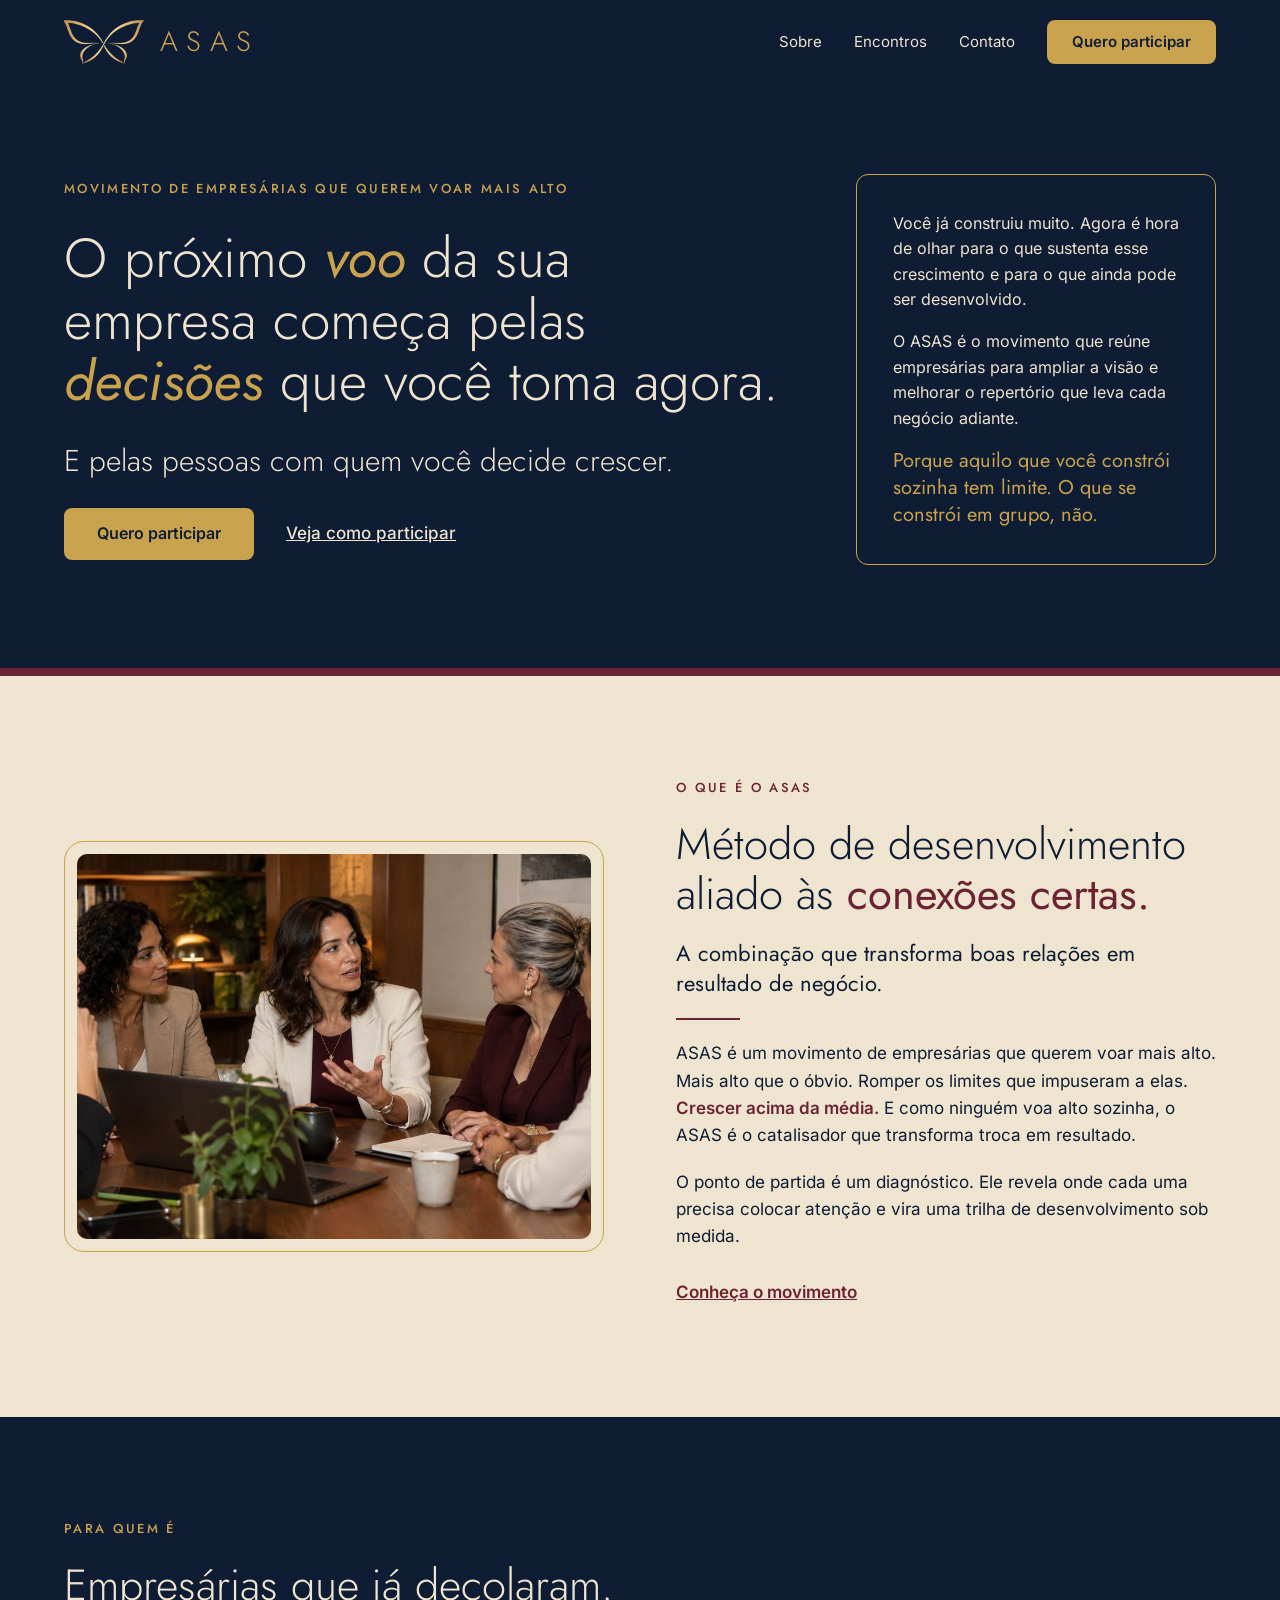
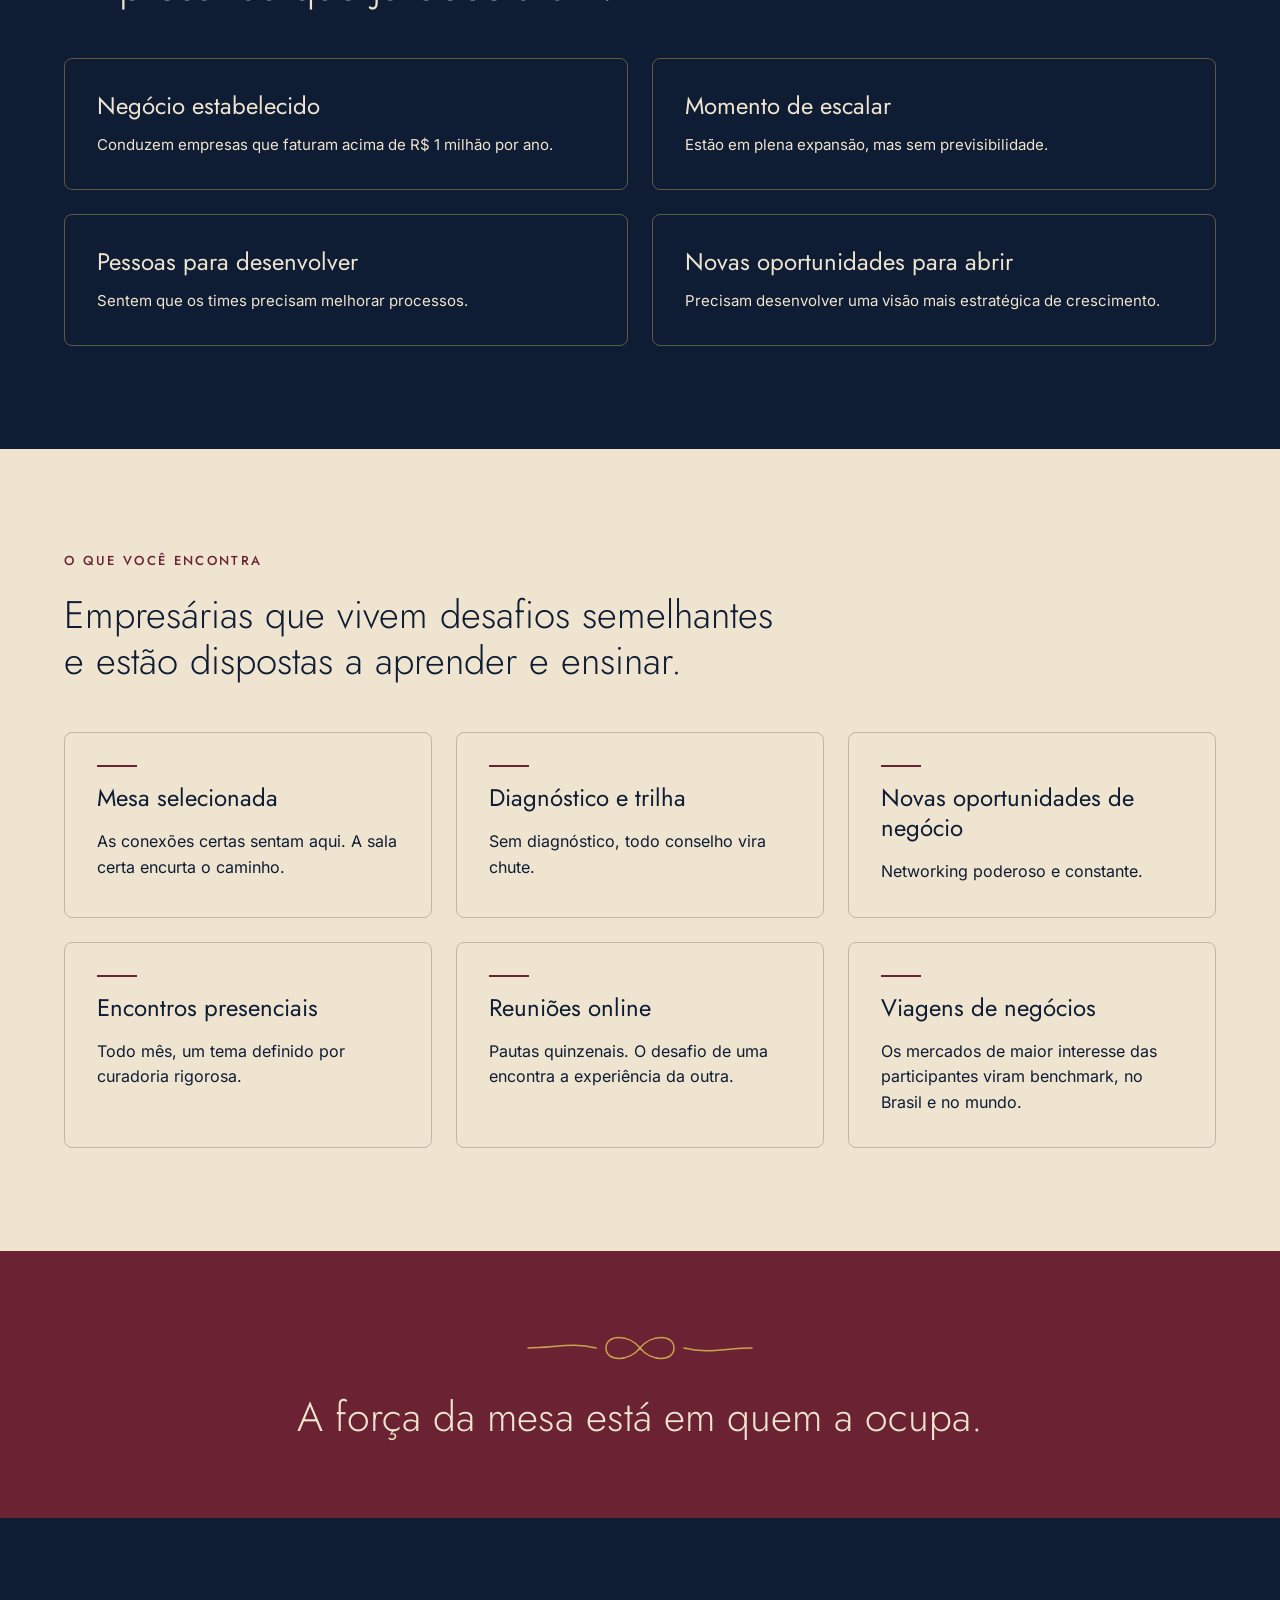
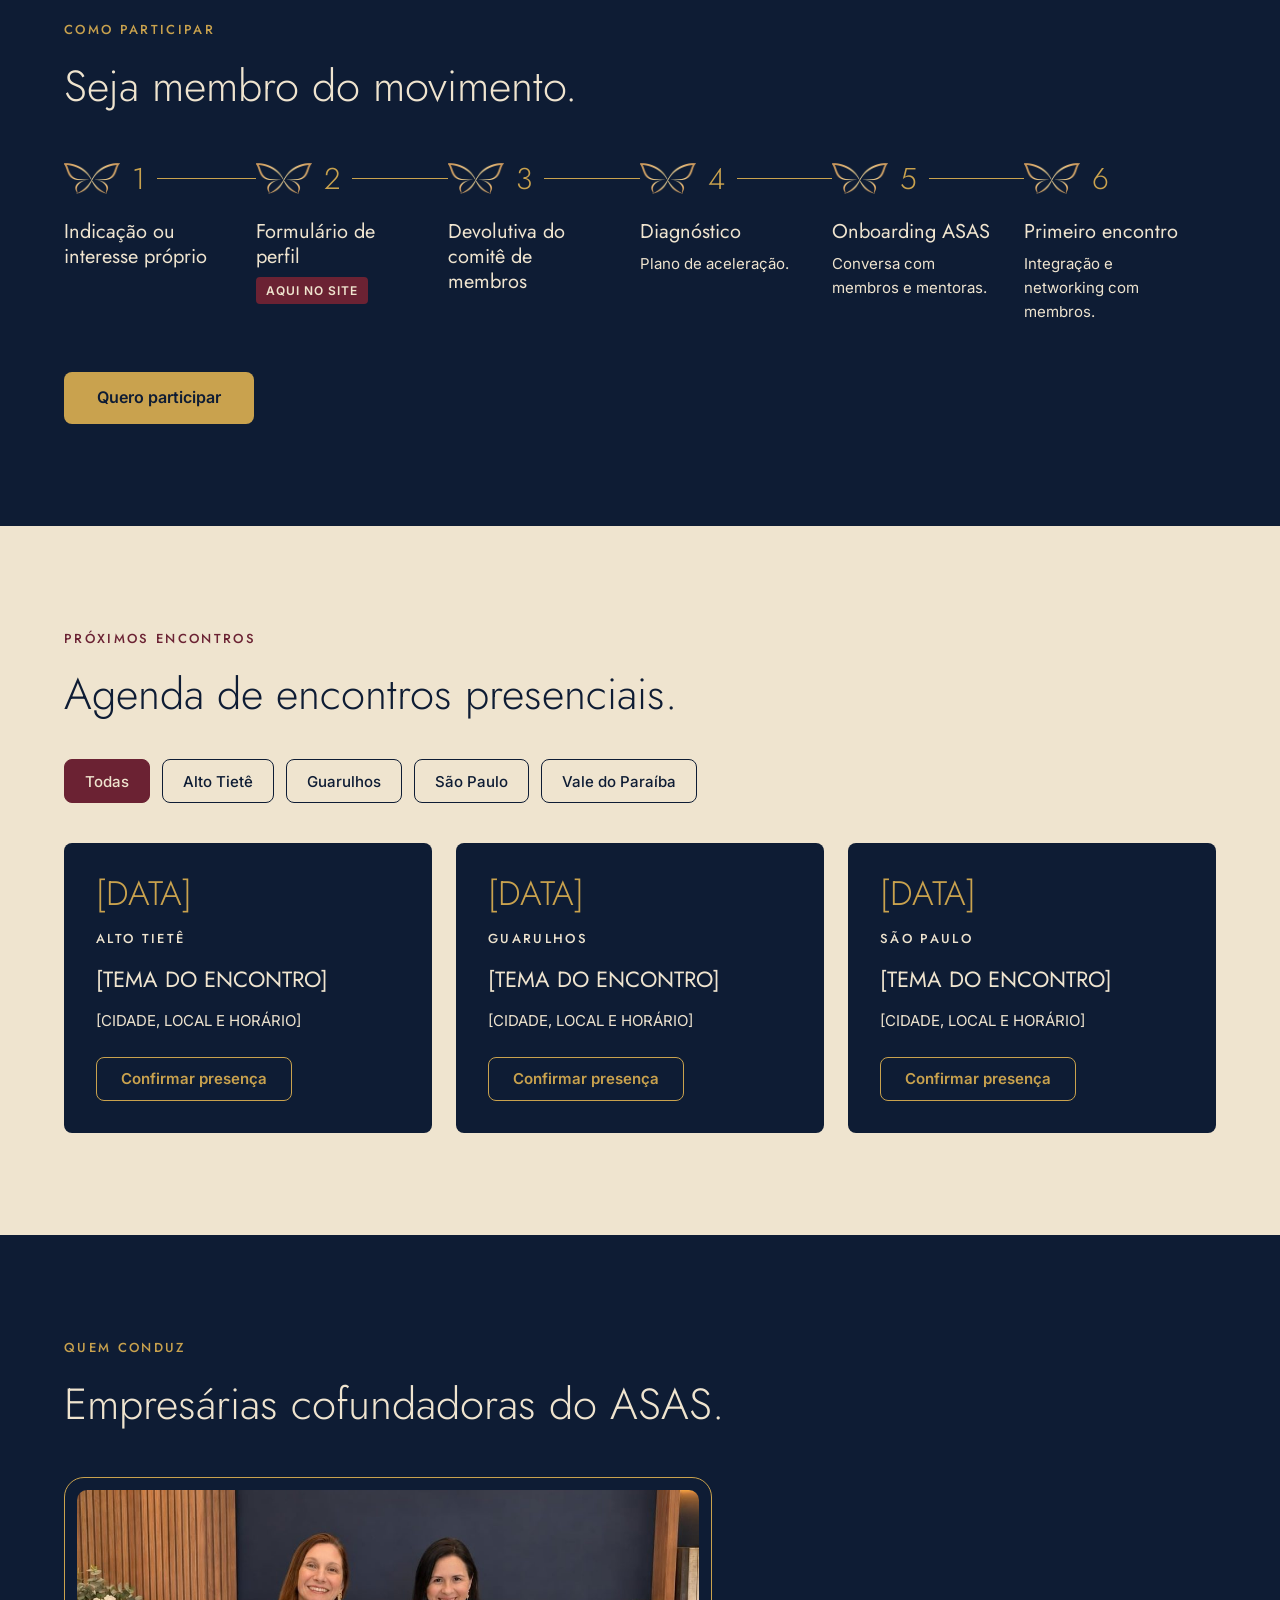
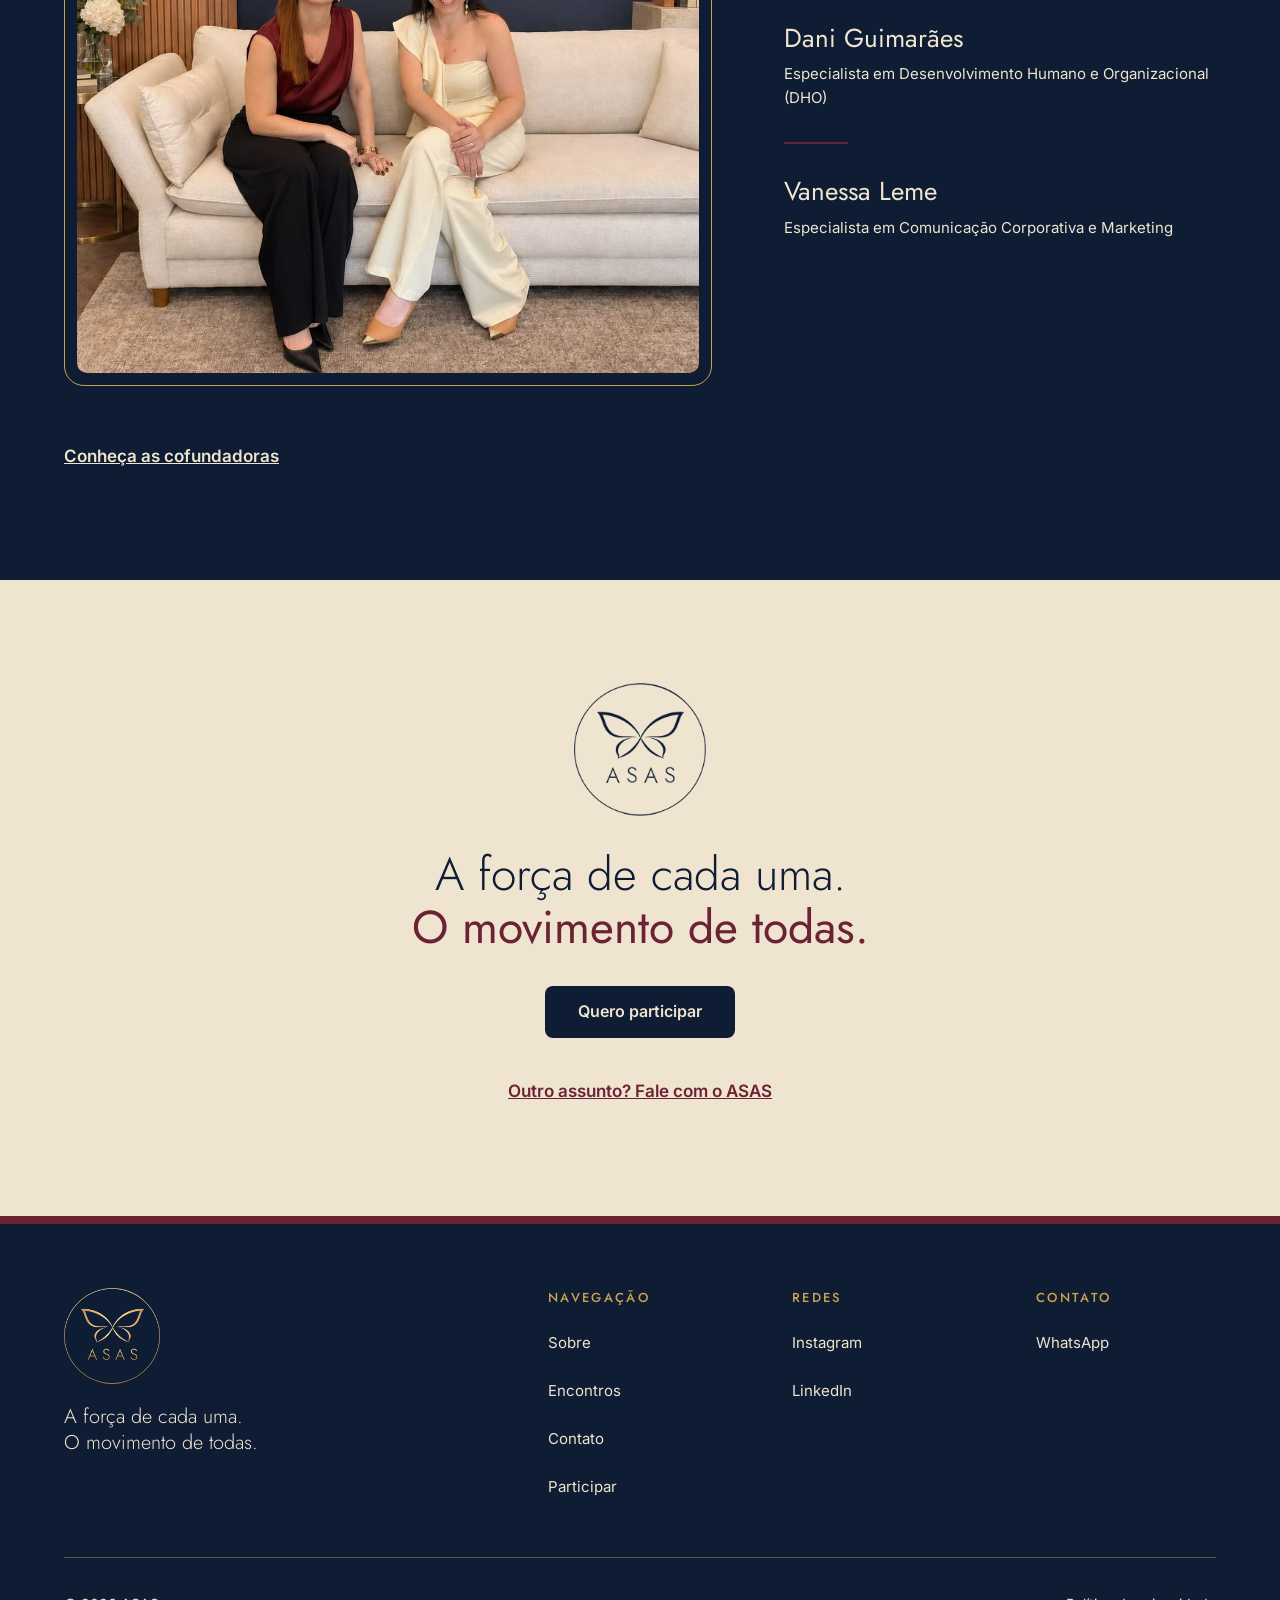
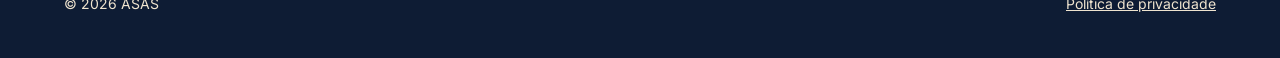
<file: public_html/index.html>
<!doctype html>
<html lang="pt-BR">
<head>
<meta charset="utf-8">
<meta name="viewport" content="width=device-width, initial-scale=1">
<title>ASAS | Movimento de empresárias que querem voar mais alto</title>
<meta name="description" content="O ASAS reúne empresárias com negócio estabelecido. Método de desenvolvimento aliado às conexões certas, com entrada por candidatura.">
<link rel="canonical" href="https://www.movimentoasas.com.br/">
<!-- Prévia ao compartilhar o link (WhatsApp, LinkedIn) -->
<meta property="og:type" content="website">
<meta property="og:locale" content="pt_BR">
<meta property="og:site_name" content="ASAS">
<meta property="og:title" content="ASAS | Movimento de empresárias que querem voar mais alto">
<meta property="og:description" content="O ASAS reúne empresárias com negócio estabelecido. Método de desenvolvimento aliado às conexões certas, com entrada por candidatura.">
<meta property="og:url" content="https://www.movimentoasas.com.br/">
<meta property="og:image" content="https://www.movimentoasas.com.br/assets/img/compartilhar.jpg">
<meta name="theme-color" content="#0E1C34">
<!-- Ícones do site -->
<link rel="icon" type="image/png" href="assets/img/favicon.png">
<link rel="apple-touch-icon" href="assets/img/apple-touch-icon.png">
<!-- Fontes carregadas antes, para o texto não piscar -->
<link rel="preload" href="assets/fonts/jost-latin-300-normal.woff2" as="font" type="font/woff2" crossorigin>
<link rel="preload" href="assets/fonts/inter-latin-400-normal.woff2" as="font" type="font/woff2" crossorigin>
<!-- Estilos do site -->
<link rel="stylesheet" href="assets/css/site.css">
</head>
<body>
<!-- Atalho de acessibilidade, visível só no teclado -->
<a class="pular" href="#conteudo">Ir para o conteúdo</a>
<!-- ==================== TOPO: LOGO E MENU ==================== -->
<header class="topo">
<div class="container topo__linha">
<a class="marca" href="index.html" aria-label="ASAS, página inicial"><img src="assets/img/simbolo-dourado.png" alt="" width="240" height="132"><span class="marca__nome" aria-hidden="true">ASAS</span></a>
<nav class="menu" aria-label="Principal">
<a href="sobre.html">Sobre</a>
<a href="index.html#encontros">Encontros</a>
<a href="https://wa.me/5511999417283?text=Ol%C3%A1%2C%20vim%20pelo%20site%20do%20ASAS." target="_blank" rel="noopener">Contato</a>
<a class="btn btn--dourado btn--menu" href="participar.html">Quero participar</a>
</nav>
</div>
</header>
<main id="conteudo">

<!-- ==================== DOBRA: ABERTURA ==================== -->
<section class="abertura">
<div class="container abertura__grade">
<div class="abertura__texto">
<div class="rotulo" style="color: var(--dourado)">Movimento de empresárias que querem voar mais alto</div>
<h1>O próximo <em>voo</em> da sua empresa começa pelas <em>decisões</em> que você toma agora.</h1>
<p class="abertura__segunda">E pelas pessoas com quem você decide crescer.</p>
<div class="abertura__acoes">
<a class="btn btn--dourado" href="participar.html">Quero participar</a>
<a href="#como-participar">Veja como participar</a>
</div>
</div>
<!-- Box com filete dourado, à direita do título -->
<div class="caixa-filete">
<p>Você já construiu muito. Agora é hora de olhar para o que sustenta esse crescimento e para o que ainda pode ser desenvolvido.</p>
<p>O ASAS é o movimento que reúne empresárias para ampliar a visão e melhorar o repertório que leva cada negócio adiante.</p>
<p class="caixa-filete__fecho">Porque aquilo que você constrói sozinha tem limite. O que se constrói em grupo, não.</p>
</div>
</div>
</section>

<!-- Filete bordô entre dobras -->
<div class="filete-bordo" aria-hidden="true"></div>

<!-- ==================== DOBRA: O QUE É O ASAS ==================== -->
<section class="sec">
<div class="container duas-colunas">
<div class="moldura moldura--4x3"><img src="assets/img/grupo.jpg" alt="Empresárias reunidas em volta de uma mesa, em conversa de trabalho" width="1200" height="675" loading="lazy"></div>
<div class="coluna-texto">
<div class="rotulo">O que é o ASAS</div>
<h2 class="titulo">Método de desenvolvimento aliado às <span class="destaque">conexões certas.</span></h2>
<p class="apoio">A combinação que transforma boas relações em resultado de negócio.</p>
<div class="traco" aria-hidden="true"></div>
<p>ASAS é um movimento de empresárias que querem voar mais alto. Mais alto que o óbvio. Romper os limites que impuseram a elas. <strong class="destaque" style="font-weight: 600">Crescer acima da média.</strong> E como ninguém voa alto sozinha, o ASAS é o catalisador que transforma troca em resultado.</p>
<p>O ponto de partida é um diagnóstico. Ele revela onde cada uma precisa colocar atenção e vira uma trilha de desenvolvimento sob medida.</p>
<a class="link" href="sobre.html">Conheça o movimento</a>
</div>
</div>
</section>

<!-- ==================== DOBRA: PARA QUEM É ==================== -->
<section class="sec sec--marinho">
<div class="container pilha">
<div class="cabeca">
<div class="rotulo">Para quem é</div>
<h2 class="titulo">Empresárias que já decolaram.</h2>
</div>
<div class="grade-2">
<div class="cartao"><h3 class="titulo-3">Negócio estabelecido</h3><p>Conduzem empresas que faturam acima de R$ 1 milhão por ano.</p></div>
<div class="cartao"><h3 class="titulo-3">Momento de escalar</h3><p>Estão em plena expansão, mas sem previsibilidade.</p></div>
<div class="cartao"><h3 class="titulo-3">Pessoas para desenvolver</h3><p>Sentem que os times precisam melhorar processos.</p></div>
<div class="cartao"><h3 class="titulo-3">Novas oportunidades para abrir</h3><p>Precisam desenvolver uma visão mais estratégica de crescimento.</p></div>
</div>
</div>
</section>

<!-- ==================== DOBRA: O QUE VOCÊ ENCONTRA ==================== -->
<section class="sec">
<div class="container pilha">
<div class="cabeca cabeca--larga">
<div class="rotulo">O que você encontra</div>
<h2 class="titulo titulo--menor">Empresárias que vivem desafios semelhantes e estão dispostas a aprender e ensinar.</h2>
</div>
<div class="grade-3">
<div class="cartao"><div class="cartao__traco" aria-hidden="true"></div><h3 class="titulo-3">Mesa selecionada</h3><p>As conexões certas sentam aqui. A sala certa encurta o caminho.</p></div>
<div class="cartao"><div class="cartao__traco" aria-hidden="true"></div><h3 class="titulo-3">Diagnóstico e trilha</h3><p>Sem diagnóstico, todo conselho vira chute.</p></div>
<div class="cartao"><div class="cartao__traco" aria-hidden="true"></div><h3 class="titulo-3">Novas oportunidades de negócio</h3><p>Networking poderoso e constante.</p></div>
<div class="cartao"><div class="cartao__traco" aria-hidden="true"></div><h3 class="titulo-3">Encontros presenciais</h3><p>Todo mês, um tema definido por curadoria rigorosa.</p></div>
<div class="cartao"><div class="cartao__traco" aria-hidden="true"></div><h3 class="titulo-3">Reuniões online</h3><p>Pautas quinzenais. O desafio de uma encontra a experiência da outra.</p></div>
<div class="cartao"><div class="cartao__traco" aria-hidden="true"></div><h3 class="titulo-3">Viagens de negócios</h3><p>Os mercados de maior interesse das participantes viram benchmark, no Brasil e no mundo.</p></div>
</div>
</div>
</section>

<!-- ==================== DOBRA: FAIXA BORDÔ COM FRASE ==================== -->
<section class="sec--bordo">
<div class="citacao">
<svg aria-hidden="true" viewBox="0 0 240 40"><path d="M 8 20 C 34 20, 52 14, 76 20"></path><path d="M 120 20 C 131 6, 154 6, 154 20 C 154 34, 131 34, 120 20 C 109 6, 86 6, 86 20 C 86 34, 109 34, 120 20 Z"></path><path d="M 164 20 C 188 26, 206 20, 232 20"></path></svg>
<p>A força da mesa está em quem a ocupa.</p>
</div>
</section>

<!-- ==================== DOBRA: COMO PARTICIPAR ==================== -->
<section class="sec sec--marinho" id="como-participar">
<div class="container pilha">
<div class="cabeca">
<div class="rotulo">Como participar</div>
<h2 class="titulo">Seja membro do movimento.</h2>
</div>
<!-- Infográfico: seis passos com a asa em cada número -->
<ol class="passos">
<li class="passo">
<div class="passo__topo"><img src="assets/img/simbolo-dourado.png" alt="" width="240" height="132" loading="lazy"><div class="passo__numero">1</div><div class="passo__linha" aria-hidden="true"></div></div>
<div class="passo__texto"><h3>Indicação ou interesse próprio</h3></div>
</li>
<li class="passo">
<div class="passo__topo"><img src="assets/img/simbolo-dourado.png" alt="" width="240" height="132" loading="lazy"><div class="passo__numero">2</div><div class="passo__linha" aria-hidden="true"></div></div>
<div class="passo__texto"><h3>Formulário de perfil</h3><span class="etiqueta">Aqui no site</span></div>
</li>
<li class="passo">
<div class="passo__topo"><img src="assets/img/simbolo-dourado.png" alt="" width="240" height="132" loading="lazy"><div class="passo__numero">3</div><div class="passo__linha" aria-hidden="true"></div></div>
<div class="passo__texto"><h3>Devolutiva do comitê de membros</h3></div>
</li>
<li class="passo">
<div class="passo__topo"><img src="assets/img/simbolo-dourado.png" alt="" width="240" height="132" loading="lazy"><div class="passo__numero">4</div><div class="passo__linha" aria-hidden="true"></div></div>
<div class="passo__texto"><h3>Diagnóstico</h3><p>Plano de aceleração.</p></div>
</li>
<li class="passo">
<div class="passo__topo"><img src="assets/img/simbolo-dourado.png" alt="" width="240" height="132" loading="lazy"><div class="passo__numero">5</div><div class="passo__linha" aria-hidden="true"></div></div>
<div class="passo__texto"><h3>Onboarding ASAS</h3><p>Conversa com membros e mentoras.</p></div>
</li>
<li class="passo">
<div class="passo__topo"><img src="assets/img/simbolo-dourado.png" alt="" width="240" height="132" loading="lazy"><div class="passo__numero">6</div></div>
<div class="passo__texto"><h3>Primeiro encontro</h3><p>Integração e networking com membros.</p></div>
</li>
</ol>
<div><a class="btn btn--dourado" href="participar.html">Quero participar</a></div>
</div>
</section>

<!-- ==================== DOBRA: PRÓXIMOS ENCONTROS ==================== -->
<section class="sec" id="encontros">
<div class="container pilha" style="gap: 40px">
<div class="cabeca">
<div class="rotulo">Próximos encontros</div>
<h2 class="titulo">Agenda de encontros presenciais.</h2>
</div>
<!-- Filtros por região: o site.js mostra só os quadros com o mesmo data-regiao do botão clicado -->
<div class="filtros" role="group" aria-label="Filtrar por região" id="filtros">
<button class="filtro" type="button" aria-pressed="true" data-regiao="Todas">Todas</button>
<button class="filtro" type="button" aria-pressed="false" data-regiao="Alto Tietê">Alto Tietê</button>
<button class="filtro" type="button" aria-pressed="false" data-regiao="Guarulhos">Guarulhos</button>
<button class="filtro" type="button" aria-pressed="false" data-regiao="São Paulo">São Paulo</button>
<button class="filtro" type="button" aria-pressed="false" data-regiao="Vale do Paraíba">Vale do Paraíba</button>
</div>
<!-- Quadros de encontro: um <article> por encontro. Para incluir outro, copie um bloco inteiro e troque os textos.
     O data-regiao de cada quadro precisa ser igual ao data-regiao de um botão de filtro -->
<div class="agenda" id="agenda">

<!-- ENCONTRO 1 -->
<article class="encontro" data-regiao="Alto Tietê">
<div class="encontro__data">[DATA]</div>
<div class="encontro__regiao">Alto Tietê</div>
<h3>[TEMA DO ENCONTRO]</h3>
<p>[CIDADE, LOCAL E HORÁRIO]</p>
<a class="btn btn--contorno-dourado" href="https://wa.me/5511999417283?text=Ol%C3%A1%2C%20quero%20saber%20dos%20pr%C3%B3ximos%20encontros%20do%20ASAS." target="_blank" rel="noopener">Confirmar presença</a>
</article>

<!-- ENCONTRO 2 -->
<article class="encontro" data-regiao="Guarulhos">
<div class="encontro__data">[DATA]</div>
<div class="encontro__regiao">Guarulhos</div>
<h3>[TEMA DO ENCONTRO]</h3>
<p>[CIDADE, LOCAL E HORÁRIO]</p>
<a class="btn btn--contorno-dourado" href="https://wa.me/5511999417283?text=Ol%C3%A1%2C%20quero%20saber%20dos%20pr%C3%B3ximos%20encontros%20do%20ASAS." target="_blank" rel="noopener">Confirmar presença</a>
</article>

<!-- ENCONTRO 3 -->
<article class="encontro" data-regiao="São Paulo">
<div class="encontro__data">[DATA]</div>
<div class="encontro__regiao">São Paulo</div>
<h3>[TEMA DO ENCONTRO]</h3>
<p>[CIDADE, LOCAL E HORÁRIO]</p>
<a class="btn btn--contorno-dourado" href="https://wa.me/5511999417283?text=Ol%C3%A1%2C%20quero%20saber%20dos%20pr%C3%B3ximos%20encontros%20do%20ASAS." target="_blank" rel="noopener">Confirmar presença</a>
</article>

</div>
<!-- Aviso exibido pelo site.js quando a região escolhida não tem encontro -->
<div class="agenda-vazia" id="agenda-vazia" hidden>
<h3>Ainda não há encontro marcado nesta região.</h3>
<a class="link" href="https://wa.me/5511999417283?text=Ol%C3%A1%2C%20quero%20saber%20dos%20pr%C3%B3ximos%20encontros%20do%20ASAS." target="_blank" rel="noopener">Avise-me do próximo</a>
</div>
</div>
</section>

<!-- ==================== DOBRA: QUEM CONDUZ ==================== -->
<section class="sec sec--marinho">
<div class="container pilha">
<div class="cabeca">
<div class="rotulo">Quem conduz</div>
<h2 class="titulo">Empresárias cofundadoras do ASAS.</h2>
</div>
<div class="duas-colunas duas-colunas--foto">
<div class="moldura"><img src="assets/img/cofundadoras.jpg" alt="Dani Guimarães e Vanessa Leme, cofundadoras do ASAS" width="1100" height="855" loading="lazy"></div>
<div class="nomes">
<div class="nome"><h3>Dani Guimarães</h3><p>Especialista em Desenvolvimento Humano e Organizacional (DHO)</p></div>
<div class="traco" aria-hidden="true"></div>
<div class="nome"><h3>Vanessa Leme</h3><p>Especialista em Comunicação Corporativa e Marketing</p></div>
</div>
</div>
<div><a class="link" href="sobre.html">Conheça as cofundadoras</a></div>
</div>
</section>

<!-- ==================== DOBRA: FECHAMENTO (selo, assinatura e botão) ==================== -->
<section class="sec">
<div class="fechamento">
<img src="assets/img/selo-marinho.png" alt="Selo do ASAS" width="360" height="362" loading="lazy">
<p class="fechamento__assinatura">A força de cada uma. <span class="destaque">O movimento de todas.</span></p>
<a class="btn btn--marinho" href="participar.html">Quero participar</a>
<a class="link" href="https://wa.me/5511999417283?text=Ol%C3%A1%2C%20vim%20pelo%20site%20do%20ASAS." target="_blank" rel="noopener">Outro assunto? Fale com o ASAS</a>
</div>
</section>

</main>
<!-- Filete bordô entre dobras -->
<div class="filete-bordo" aria-hidden="true"></div>
<!-- ==================== RODAPÉ ==================== -->
<footer class="rodape">
<div class="container">
<div class="rodape__grade">
<div class="rodape__marca">
<img src="assets/img/selo-dourado.png" alt="ASAS" width="360" height="362" loading="lazy">
<p>A força de cada uma.<br>O movimento de todas.</p>
</div>
<nav class="rodape__coluna" aria-label="Rodapé">
<div class="rotulo">Navegação</div>
<a href="sobre.html">Sobre</a>
<a href="index.html#encontros">Encontros</a>
<a href="https://wa.me/5511999417283?text=Ol%C3%A1%2C%20vim%20pelo%20site%20do%20ASAS." target="_blank" rel="noopener">Contato</a>
<a href="participar.html">Participar</a>
</nav>
<div class="rodape__coluna">
<div class="rotulo">Redes</div>
<!-- PENDENTE: endereço do Instagram do ASAS -->
<a href="#">Instagram</a>
<!-- PENDENTE: endereço do LinkedIn do ASAS -->
<a href="#">LinkedIn</a>
</div>
<div class="rodape__coluna">
<div class="rotulo">Contato</div>
<a href="https://wa.me/5511999417283?text=Ol%C3%A1%2C%20vim%20pelo%20site%20do%20ASAS." target="_blank" rel="noopener">WhatsApp</a>
</div>
</div>
<div class="rodape__base">
<div>© 2026 ASAS</div>
<a href="politica-de-privacidade.html">Política de privacidade</a>
</div>
</div>
</footer>
<!-- Comportamento: agenda, filtros e avisos de erro -->
<script src="assets/js/site.js" defer></script>
</body>
</html>
</file>
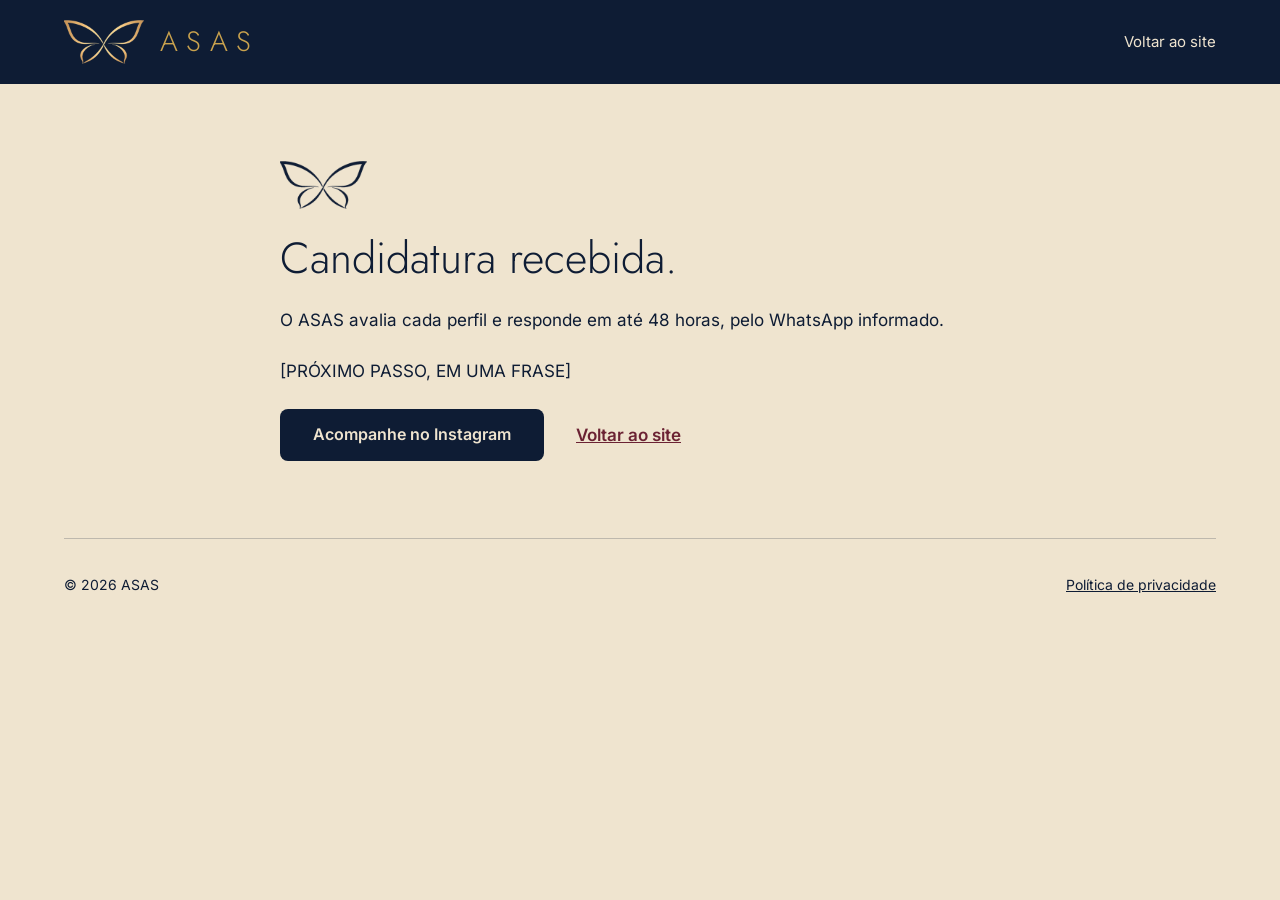
<file: public_html/candidatura-recebida.html>
<!doctype html>
<html lang="pt-BR">
<head>
<meta charset="utf-8">
<meta name="viewport" content="width=device-width, initial-scale=1">
<title>Candidatura recebida | ASAS</title>
<meta name="description" content="Sua candidatura ao movimento ASAS foi recebida.">
<meta name="robots" content="noindex">
<link rel="canonical" href="https://www.movimentoasas.com.br/candidatura-recebida.html">
<!-- Prévia ao compartilhar o link (WhatsApp, LinkedIn) -->
<meta property="og:type" content="website">
<meta property="og:locale" content="pt_BR">
<meta property="og:site_name" content="ASAS">
<meta property="og:title" content="Candidatura recebida | ASAS">
<meta property="og:description" content="Sua candidatura ao movimento ASAS foi recebida.">
<meta property="og:url" content="https://www.movimentoasas.com.br/candidatura-recebida.html">
<meta property="og:image" content="https://www.movimentoasas.com.br/assets/img/compartilhar.jpg">
<meta name="theme-color" content="#0E1C34">
<!-- Ícones do site -->
<link rel="icon" type="image/png" href="assets/img/favicon.png">
<link rel="apple-touch-icon" href="assets/img/apple-touch-icon.png">
<!-- Fontes carregadas antes, para o texto não piscar -->
<link rel="preload" href="assets/fonts/jost-latin-300-normal.woff2" as="font" type="font/woff2" crossorigin>
<link rel="preload" href="assets/fonts/inter-latin-400-normal.woff2" as="font" type="font/woff2" crossorigin>
<!-- Estilos do site -->
<link rel="stylesheet" href="assets/css/site.css">
</head>
<body>
<!-- Atalho de acessibilidade, visível só no teclado -->
<a class="pular" href="#conteudo">Ir para o conteúdo</a>
<!-- ==================== TOPO: LOGO E MENU ==================== -->
<header class="topo">
<div class="container topo__linha">
<a class="marca" href="index.html" aria-label="ASAS, página inicial"><img src="assets/img/simbolo-dourado.png" alt="" width="240" height="132"><span class="marca__nome" aria-hidden="true">ASAS</span></a>
<nav class="menu" aria-label="Principal">
<a href="index.html">Voltar ao site</a>
</nav>
</div>
</header>
<main id="conteudo" class="pagina-form">
<div class="confirmacao">
<img src="assets/img/simbolo-marinho.png" alt="" width="240" height="132">
<h1>Candidatura recebida.</h1>
<p>O ASAS avalia cada perfil e responde em até 48 horas, pelo WhatsApp informado.</p>
<!-- PENDENTE: frase sobre o próximo passo (até 120 caracteres) -->
<p>[PRÓXIMO PASSO, EM UMA FRASE]</p>
<div class="confirmacao__acoes">
<!-- PENDENTE: endereço do Instagram do ASAS -->
<a class="btn btn--marinho" href="#">Acompanhe no Instagram</a>
<a class="link" href="index.html">Voltar ao site</a>
</div>
</div>
</main>
<!-- ==================== RODAPÉ ==================== -->
<footer class="rodape rodape--simples">
<div class="container">
<div class="rodape__base">
<div>© 2026 ASAS</div>
<a href="politica-de-privacidade.html">Política de privacidade</a>
</div>
</div>
</footer>
<!-- Comportamento: agenda, filtros e avisos de erro -->
<script src="assets/js/site.js" defer></script>
</body>
</html>
</file>
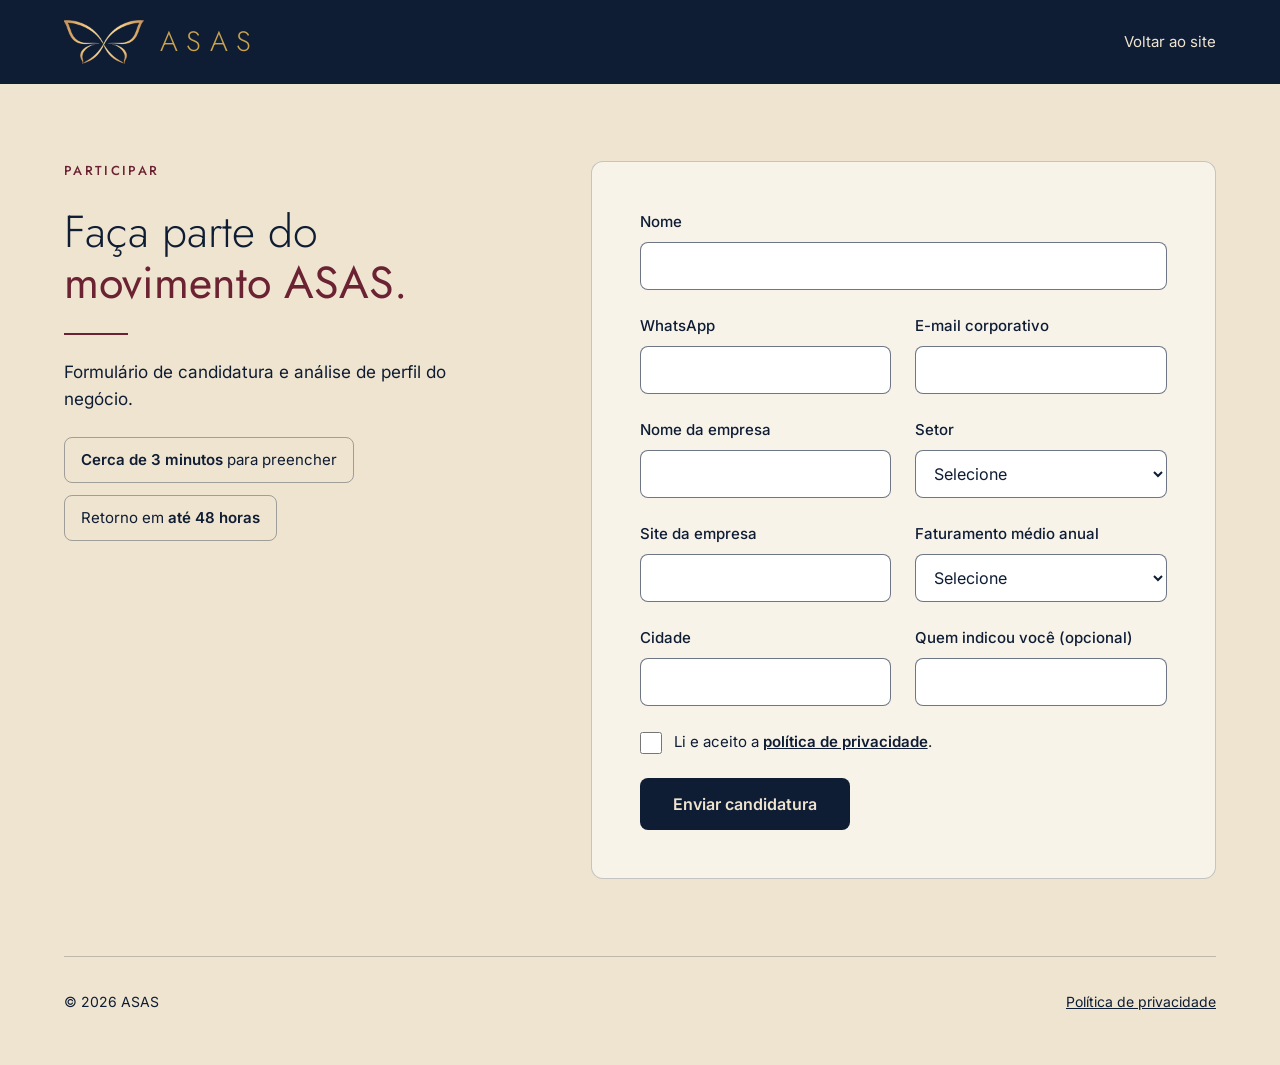
<file: public_html/participar.html>
<!doctype html>
<html lang="pt-BR">
<head>
<meta charset="utf-8">
<meta name="viewport" content="width=device-width, initial-scale=1">
<title>Faça parte do movimento ASAS</title>
<meta name="description" content="Formulário de candidatura e análise de perfil do negócio. Cerca de 3 minutos para preencher, com retorno em até 48 horas.">
<link rel="canonical" href="https://www.movimentoasas.com.br/participar.html">
<!-- Prévia ao compartilhar o link (WhatsApp, LinkedIn) -->
<meta property="og:type" content="website">
<meta property="og:locale" content="pt_BR">
<meta property="og:site_name" content="ASAS">
<meta property="og:title" content="Faça parte do movimento ASAS">
<meta property="og:description" content="Formulário de candidatura e análise de perfil do negócio. Cerca de 3 minutos para preencher, com retorno em até 48 horas.">
<meta property="og:url" content="https://www.movimentoasas.com.br/participar.html">
<meta property="og:image" content="https://www.movimentoasas.com.br/assets/img/compartilhar.jpg">
<meta name="theme-color" content="#0E1C34">
<!-- Ícones do site -->
<link rel="icon" type="image/png" href="assets/img/favicon.png">
<link rel="apple-touch-icon" href="assets/img/apple-touch-icon.png">
<!-- Fontes carregadas antes, para o texto não piscar -->
<link rel="preload" href="assets/fonts/jost-latin-300-normal.woff2" as="font" type="font/woff2" crossorigin>
<link rel="preload" href="assets/fonts/inter-latin-400-normal.woff2" as="font" type="font/woff2" crossorigin>
<!-- Estilos do site -->
<link rel="stylesheet" href="assets/css/site.css">
</head>
<body>
<!-- Atalho de acessibilidade, visível só no teclado -->
<a class="pular" href="#conteudo">Ir para o conteúdo</a>
<!-- ==================== TOPO: LOGO E MENU ==================== -->
<header class="topo">
<div class="container topo__linha">
<a class="marca" href="index.html" aria-label="ASAS, página inicial"><img src="assets/img/simbolo-dourado.png" alt="" width="240" height="132"><span class="marca__nome" aria-hidden="true">ASAS</span></a>
<nav class="menu" aria-label="Principal">
<a href="index.html">Voltar ao site</a>
</nav>
</div>
</header>
<main id="conteudo" class="pagina-form">
<div class="container pagina-form__grade">

<div class="pagina-form__intro">
<div class="rotulo">Participar</div>
<h1>Faça parte do <span class="destaque">movimento ASAS.</span></h1>
<div class="traco" aria-hidden="true"></div>
<p>Formulário de candidatura e análise de perfil do negócio.</p>
<div class="selos">
<div class="selo-info"><strong>Cerca de 3 minutos</strong> para preencher</div>
<div class="selo-info">Retorno em <strong>até 48 horas</strong></div>
</div>
</div>

<!-- ==================== FORMULÁRIO (envia para enviar.php) ==================== -->
<form class="form" action="enviar.php" method="post" accept-charset="UTF-8">
<input type="hidden" name="formulario" value="candidatura">
<!-- Campo invisível contra robôs. Não remover -->
<div class="armadilha" aria-hidden="true"><label for="website_confirmacao">Não preencha este campo</label><input id="website_confirmacao" name="website_confirmacao" type="text" tabindex="-1" autocomplete="off"></div>
<!-- Aviso de erro: o site.js mostra quando o envio falha -->
<div class="aviso-erro" data-aviso-erro role="alert" tabindex="-1" hidden></div>
<div class="campo"><label for="nome">Nome</label><input id="nome" name="nome" type="text" autocomplete="name" maxlength="120" required></div>
<div class="grade-2">
<div class="campo"><label for="whatsapp">WhatsApp</label><input id="whatsapp" name="whatsapp" type="tel" autocomplete="tel" inputmode="tel" maxlength="30" required></div>
<div class="campo"><label for="email">E-mail corporativo</label><input id="email" name="email" type="email" autocomplete="email" maxlength="160" required></div>
</div>
<div class="grade-2">
<div class="campo"><label for="empresa">Nome da empresa</label><input id="empresa" name="empresa" type="text" autocomplete="organization" maxlength="160" required></div>
<div class="campo"><label for="setor">Setor</label><select id="setor" name="setor" required>
<option value="">Selecione</option>
<option>Serviços</option>
<option>Comércio</option>
<option>Indústria</option>
<option>Saúde</option>
<option>Educação</option>
<option>Tecnologia</option>
<option>Outro</option>
</select></div>
</div>
<div class="grade-2">
<div class="campo"><label for="site">Site da empresa</label><input id="site" name="site" type="text" inputmode="url" autocomplete="url" maxlength="200"></div>
<div class="campo"><label for="faturamento">Faturamento médio anual</label><select id="faturamento" name="faturamento" required>
<option value="">Selecione</option>
<option>Até R$ 1 milhão</option>
<option>De R$ 1 milhão a R$ 5 milhões</option>
<option>De R$ 5 milhões a R$ 20 milhões</option>
<option>Acima de R$ 20 milhões</option>
</select></div>
</div>
<div class="grade-2">
<div class="campo"><label for="cidade">Cidade</label><input id="cidade" name="cidade" type="text" autocomplete="address-level2" maxlength="120" required></div>
<div class="campo"><label for="indicacao">Quem indicou você (opcional)</label><input id="indicacao" name="indicacao" type="text" maxlength="160"></div>
</div>
<div class="aceite"><input id="aceite" name="aceite" type="checkbox" value="sim" required><label for="aceite">Li e aceito a <a href="politica-de-privacidade.html" target="_blank" rel="noopener">política de privacidade</a>.</label></div>
<button class="btn btn--marinho" type="submit">Enviar candidatura</button>
</form>

</div>
</main>
<!-- ==================== RODAPÉ ==================== -->
<footer class="rodape rodape--simples">
<div class="container">
<div class="rodape__base">
<div>© 2026 ASAS</div>
<a href="politica-de-privacidade.html">Política de privacidade</a>
</div>
</div>
</footer>
<!-- Comportamento: agenda, filtros e avisos de erro -->
<script src="assets/js/site.js" defer></script>
</body>
</html>
</file>
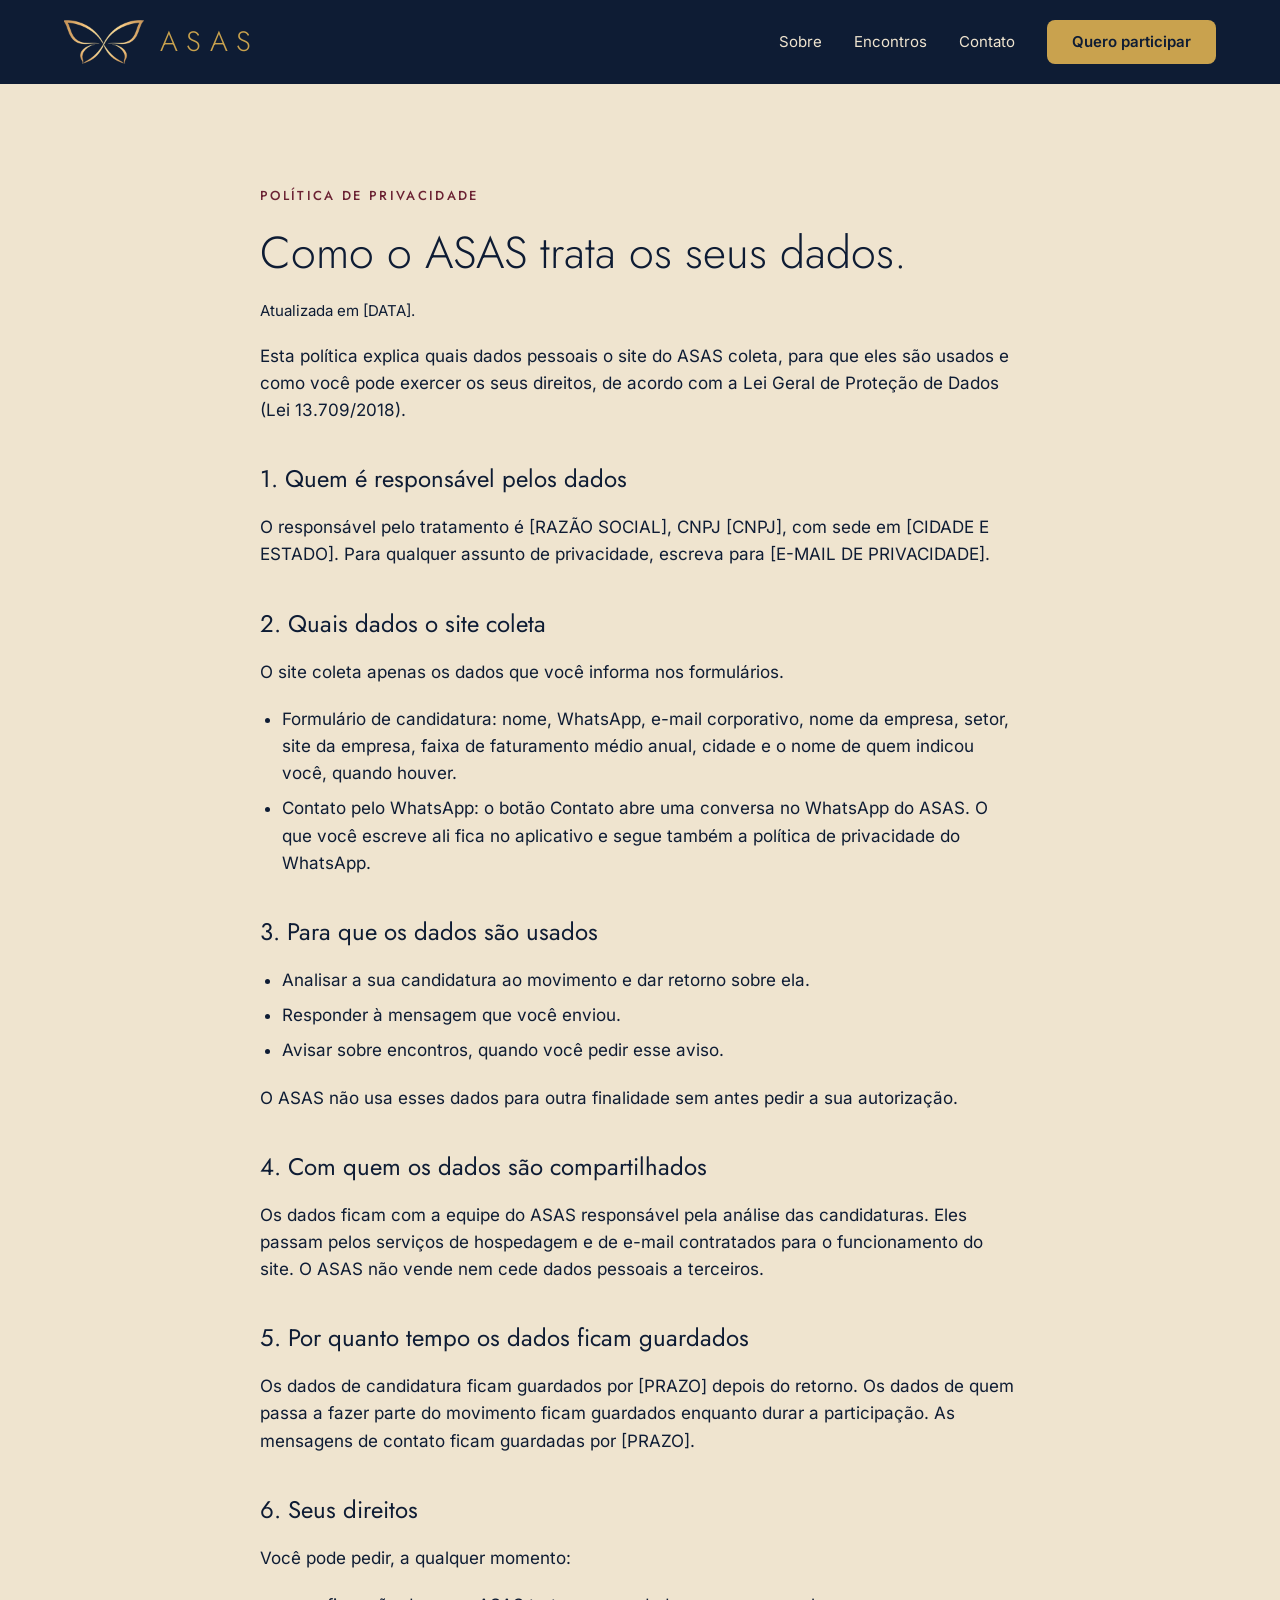
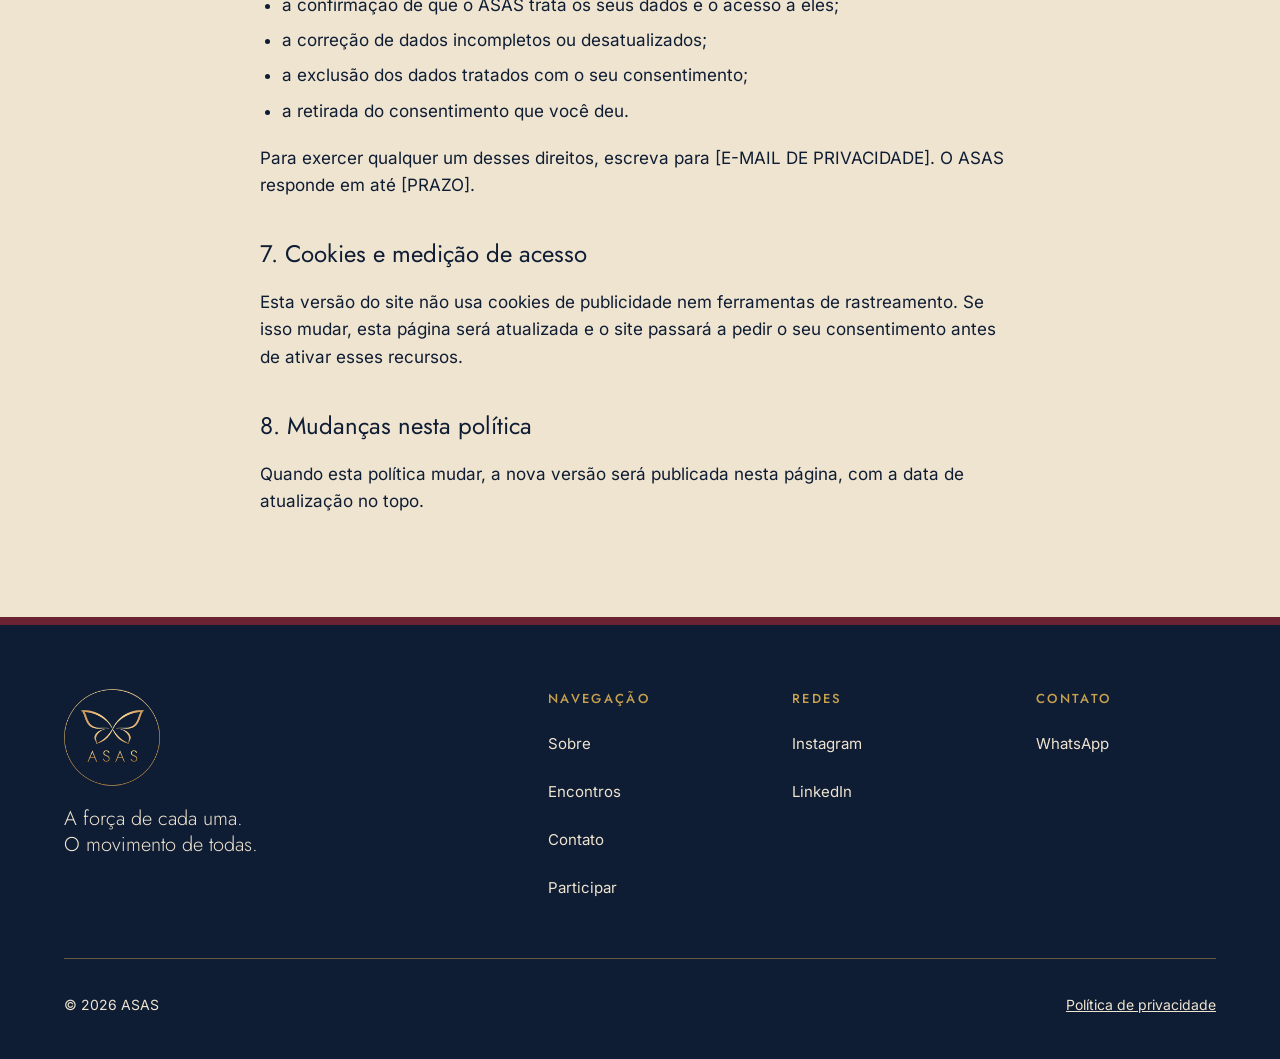
<file: public_html/politica-de-privacidade.html>
<!doctype html>
<html lang="pt-BR">
<head>
<meta charset="utf-8">
<meta name="viewport" content="width=device-width, initial-scale=1">
<title>Política de privacidade | ASAS</title>
<meta name="description" content="Como o ASAS coleta e trata dados pessoais no site.">
<link rel="canonical" href="https://www.movimentoasas.com.br/politica-de-privacidade.html">
<!-- Prévia ao compartilhar o link (WhatsApp, LinkedIn) -->
<meta property="og:type" content="website">
<meta property="og:locale" content="pt_BR">
<meta property="og:site_name" content="ASAS">
<meta property="og:title" content="Política de privacidade | ASAS">
<meta property="og:description" content="Como o ASAS coleta e trata dados pessoais no site.">
<meta property="og:url" content="https://www.movimentoasas.com.br/politica-de-privacidade.html">
<meta property="og:image" content="https://www.movimentoasas.com.br/assets/img/compartilhar.jpg">
<meta name="theme-color" content="#0E1C34">
<!-- Ícones do site -->
<link rel="icon" type="image/png" href="assets/img/favicon.png">
<link rel="apple-touch-icon" href="assets/img/apple-touch-icon.png">
<!-- Fontes carregadas antes, para o texto não piscar -->
<link rel="preload" href="assets/fonts/jost-latin-300-normal.woff2" as="font" type="font/woff2" crossorigin>
<link rel="preload" href="assets/fonts/inter-latin-400-normal.woff2" as="font" type="font/woff2" crossorigin>
<!-- Estilos do site -->
<link rel="stylesheet" href="assets/css/site.css">
</head>
<body>
<!-- Atalho de acessibilidade, visível só no teclado -->
<a class="pular" href="#conteudo">Ir para o conteúdo</a>
<!-- ==================== TOPO: LOGO E MENU ==================== -->
<header class="topo">
<div class="container topo__linha">
<a class="marca" href="index.html" aria-label="ASAS, página inicial"><img src="assets/img/simbolo-dourado.png" alt="" width="240" height="132"><span class="marca__nome" aria-hidden="true">ASAS</span></a>
<nav class="menu" aria-label="Principal">
<a href="sobre.html">Sobre</a>
<a href="index.html#encontros">Encontros</a>
<a href="https://wa.me/5511999417283?text=Ol%C3%A1%2C%20vim%20pelo%20site%20do%20ASAS." target="_blank" rel="noopener">Contato</a>
<a class="btn btn--dourado btn--menu" href="participar.html">Quero participar</a>
</nav>
</div>
</header>
<main id="conteudo" class="sec">
<div class="texto-longo">
<div class="rotulo">Política de privacidade</div>
<h1>Como o ASAS trata os seus dados.</h1>
<!-- PENDENTE: este texto é um modelo e precisa de revisão jurídica antes de publicar. Complete os campos entre colchetes. -->
<p class="pequeno">Atualizada em [DATA].</p>
<p>Esta política explica quais dados pessoais o site do ASAS coleta, para que eles são usados e como você pode exercer os seus direitos, de acordo com a Lei Geral de Proteção de Dados (Lei 13.709/2018).</p>

<h2>1. Quem é responsável pelos dados</h2>
<p>O responsável pelo tratamento é [RAZÃO SOCIAL], CNPJ [CNPJ], com sede em [CIDADE E ESTADO]. Para qualquer assunto de privacidade, escreva para [E-MAIL DE PRIVACIDADE].</p>

<h2>2. Quais dados o site coleta</h2>
<p>O site coleta apenas os dados que você informa nos formulários.</p>
<ul>
<li>Formulário de candidatura: nome, WhatsApp, e-mail corporativo, nome da empresa, setor, site da empresa, faixa de faturamento médio anual, cidade e o nome de quem indicou você, quando houver.</li>
<li>Contato pelo WhatsApp: o botão Contato abre uma conversa no WhatsApp do ASAS. O que você escreve ali fica no aplicativo e segue também a política de privacidade do WhatsApp.</li>
</ul>

<h2>3. Para que os dados são usados</h2>
<ul>
<li>Analisar a sua candidatura ao movimento e dar retorno sobre ela.</li>
<li>Responder à mensagem que você enviou.</li>
<li>Avisar sobre encontros, quando você pedir esse aviso.</li>
</ul>
<p>O ASAS não usa esses dados para outra finalidade sem antes pedir a sua autorização.</p>

<h2>4. Com quem os dados são compartilhados</h2>
<p>Os dados ficam com a equipe do ASAS responsável pela análise das candidaturas. Eles passam pelos serviços de hospedagem e de e-mail contratados para o funcionamento do site. O ASAS não vende nem cede dados pessoais a terceiros.</p>

<h2>5. Por quanto tempo os dados ficam guardados</h2>
<p>Os dados de candidatura ficam guardados por [PRAZO] depois do retorno. Os dados de quem passa a fazer parte do movimento ficam guardados enquanto durar a participação. As mensagens de contato ficam guardadas por [PRAZO].</p>

<h2>6. Seus direitos</h2>
<p>Você pode pedir, a qualquer momento:</p>
<ul>
<li>a confirmação de que o ASAS trata os seus dados e o acesso a eles;</li>
<li>a correção de dados incompletos ou desatualizados;</li>
<li>a exclusão dos dados tratados com o seu consentimento;</li>
<li>a retirada do consentimento que você deu.</li>
</ul>
<p>Para exercer qualquer um desses direitos, escreva para [E-MAIL DE PRIVACIDADE]. O ASAS responde em até [PRAZO].</p>

<h2>7. Cookies e medição de acesso</h2>
<p>Esta versão do site não usa cookies de publicidade nem ferramentas de rastreamento. Se isso mudar, esta página será atualizada e o site passará a pedir o seu consentimento antes de ativar esses recursos.</p>

<h2>8. Mudanças nesta política</h2>
<p>Quando esta política mudar, a nova versão será publicada nesta página, com a data de atualização no topo.</p>
</div>
</main>
<!-- Filete bordô entre dobras -->
<div class="filete-bordo" aria-hidden="true"></div>
<!-- ==================== RODAPÉ ==================== -->
<footer class="rodape">
<div class="container">
<div class="rodape__grade">
<div class="rodape__marca">
<img src="assets/img/selo-dourado.png" alt="ASAS" width="360" height="362" loading="lazy">
<p>A força de cada uma.<br>O movimento de todas.</p>
</div>
<nav class="rodape__coluna" aria-label="Rodapé">
<div class="rotulo">Navegação</div>
<a href="sobre.html">Sobre</a>
<a href="index.html#encontros">Encontros</a>
<a href="https://wa.me/5511999417283?text=Ol%C3%A1%2C%20vim%20pelo%20site%20do%20ASAS." target="_blank" rel="noopener">Contato</a>
<a href="participar.html">Participar</a>
</nav>
<div class="rodape__coluna">
<div class="rotulo">Redes</div>
<!-- PENDENTE: endereço do Instagram do ASAS -->
<a href="#">Instagram</a>
<!-- PENDENTE: endereço do LinkedIn do ASAS -->
<a href="#">LinkedIn</a>
</div>
<div class="rodape__coluna">
<div class="rotulo">Contato</div>
<a href="https://wa.me/5511999417283?text=Ol%C3%A1%2C%20vim%20pelo%20site%20do%20ASAS." target="_blank" rel="noopener">WhatsApp</a>
</div>
</div>
<div class="rodape__base">
<div>© 2026 ASAS</div>
<a href="politica-de-privacidade.html">Política de privacidade</a>
</div>
</div>
</footer>
<!-- Comportamento: agenda, filtros e avisos de erro -->
<script src="assets/js/site.js" defer></script>
</body>
</html>
</file>
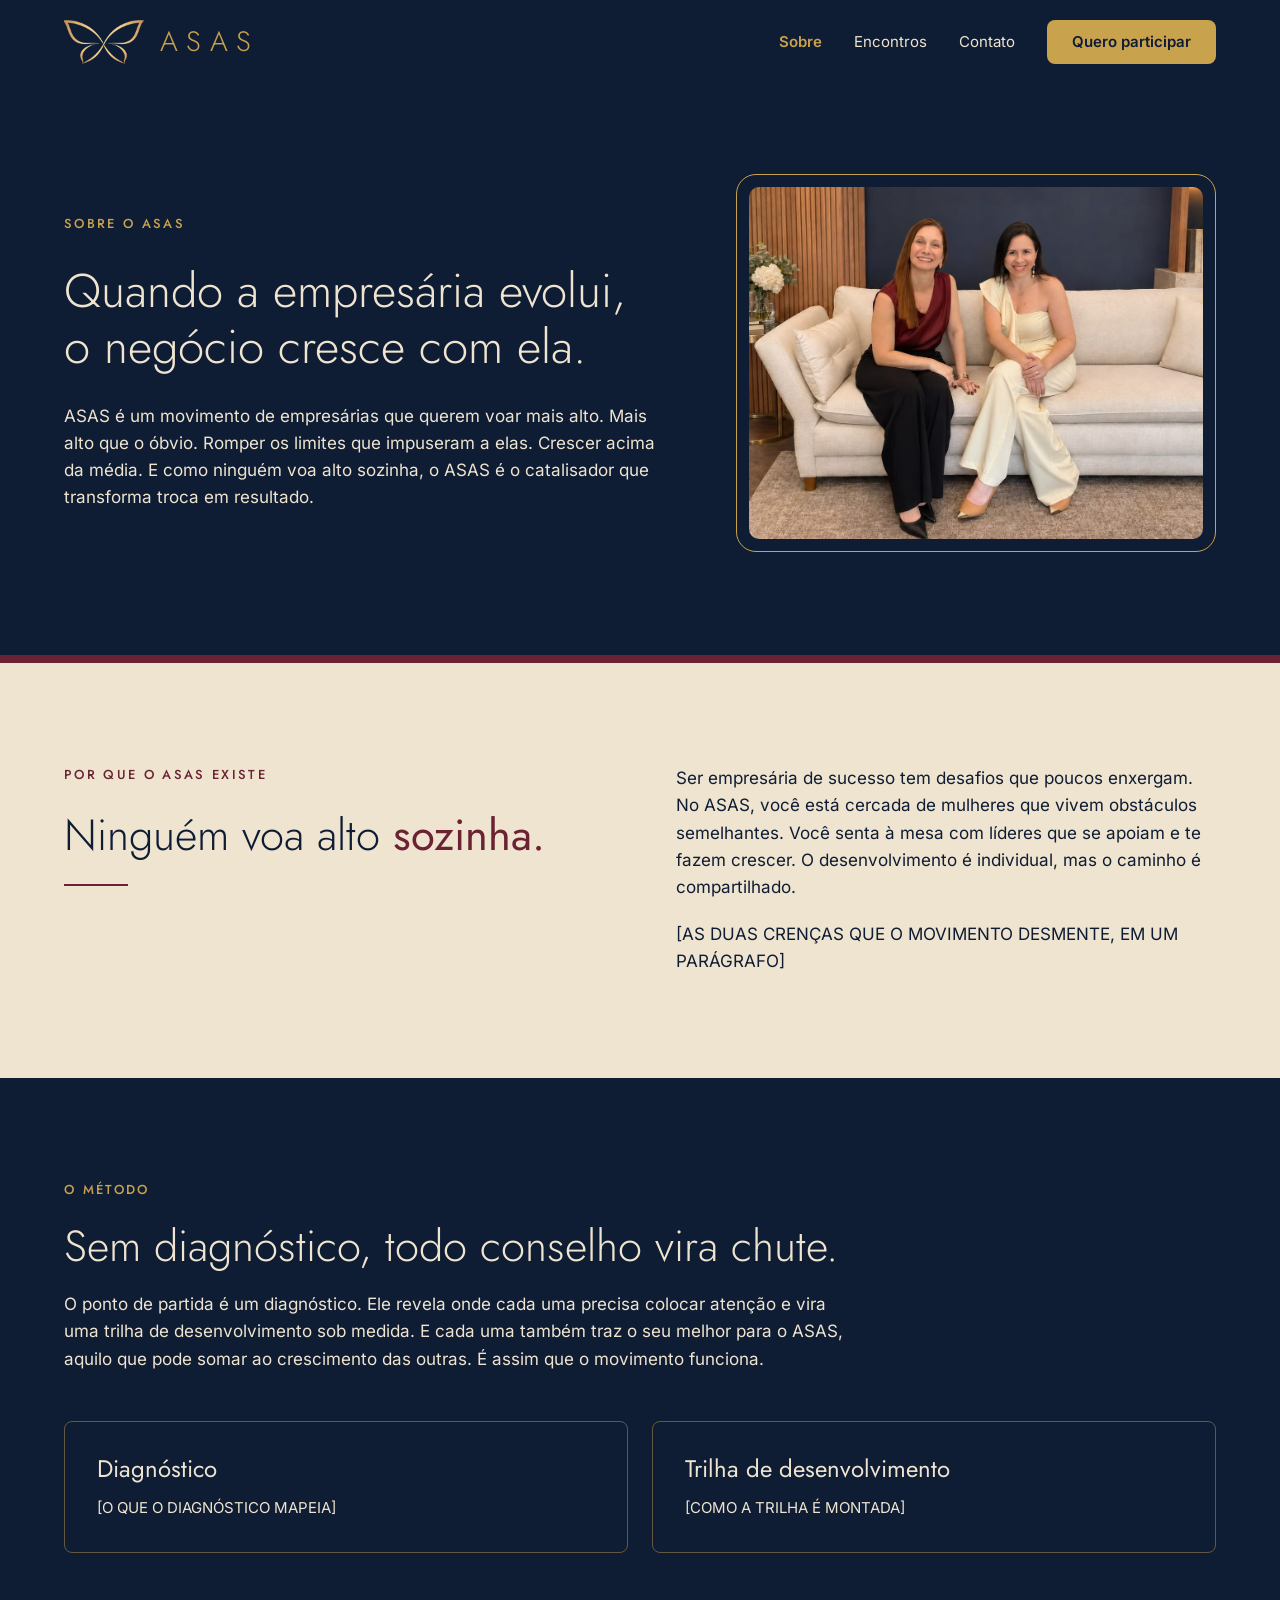
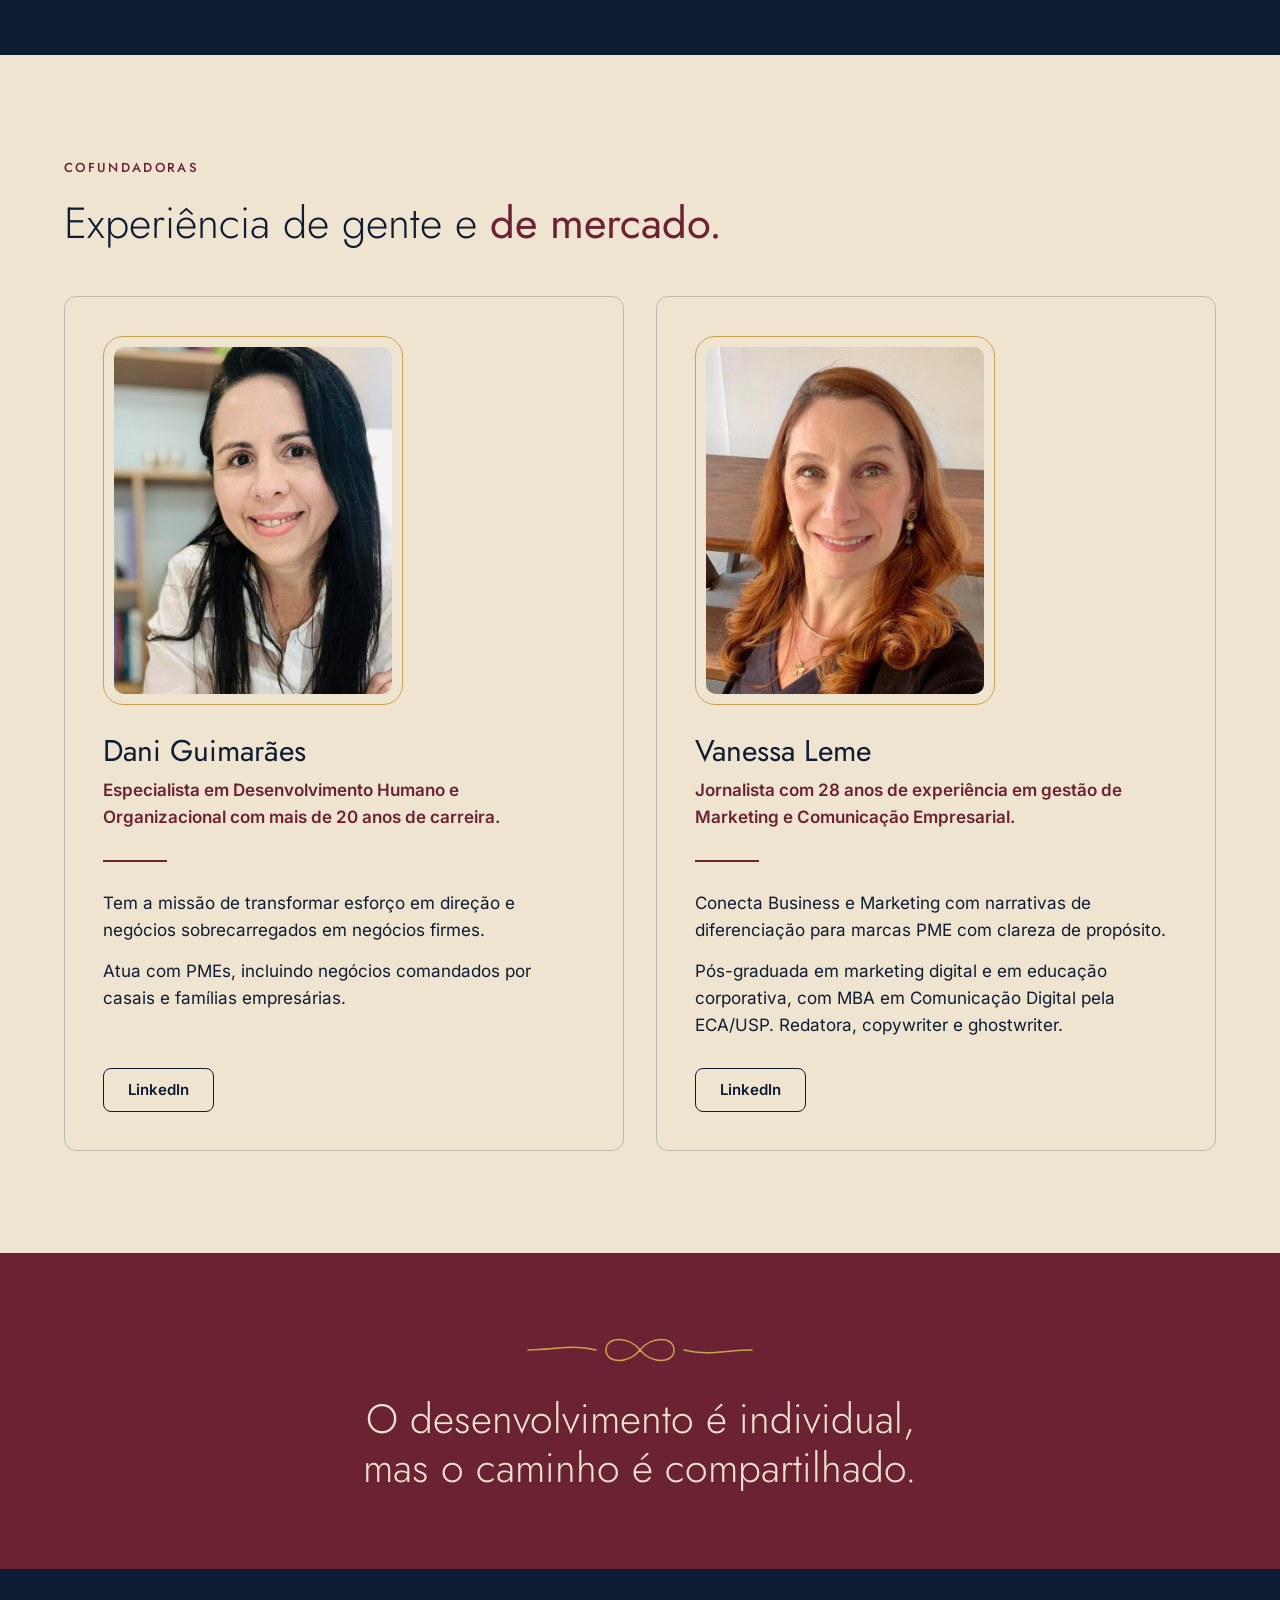
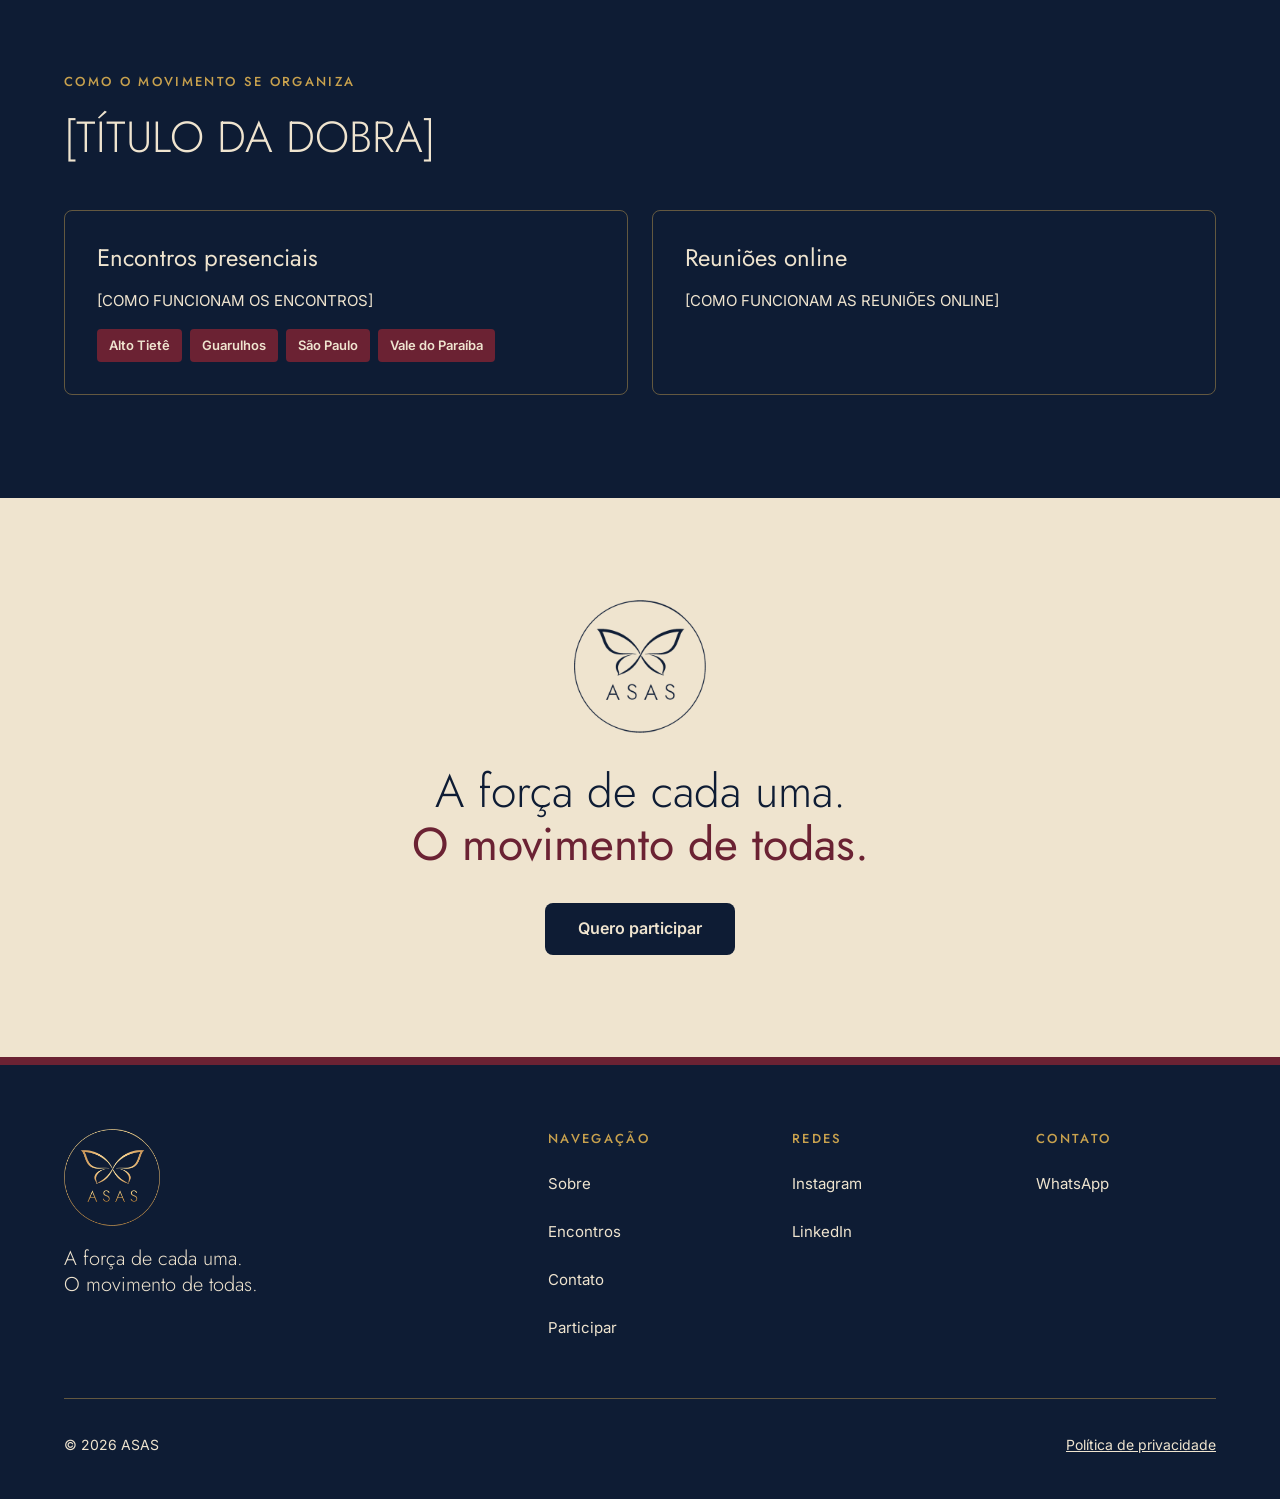
<file: public_html/sobre.html>
<!doctype html>
<html lang="pt-BR">
<head>
<meta charset="utf-8">
<meta name="viewport" content="width=device-width, initial-scale=1">
<title>Sobre o ASAS | Movimento de empresárias</title>
<meta name="description" content="Conheça o método do ASAS e as cofundadoras Dani Guimarães e Vanessa Leme.">
<link rel="canonical" href="https://www.movimentoasas.com.br/sobre.html">
<!-- Prévia ao compartilhar o link (WhatsApp, LinkedIn) -->
<meta property="og:type" content="website">
<meta property="og:locale" content="pt_BR">
<meta property="og:site_name" content="ASAS">
<meta property="og:title" content="Sobre o ASAS | Movimento de empresárias">
<meta property="og:description" content="Conheça o método do ASAS e as cofundadoras Dani Guimarães e Vanessa Leme.">
<meta property="og:url" content="https://www.movimentoasas.com.br/sobre.html">
<meta property="og:image" content="https://www.movimentoasas.com.br/assets/img/compartilhar.jpg">
<meta name="theme-color" content="#0E1C34">
<!-- Ícones do site -->
<link rel="icon" type="image/png" href="assets/img/favicon.png">
<link rel="apple-touch-icon" href="assets/img/apple-touch-icon.png">
<!-- Fontes carregadas antes, para o texto não piscar -->
<link rel="preload" href="assets/fonts/jost-latin-300-normal.woff2" as="font" type="font/woff2" crossorigin>
<link rel="preload" href="assets/fonts/inter-latin-400-normal.woff2" as="font" type="font/woff2" crossorigin>
<!-- Estilos do site -->
<link rel="stylesheet" href="assets/css/site.css">
</head>
<body>
<!-- Atalho de acessibilidade, visível só no teclado -->
<a class="pular" href="#conteudo">Ir para o conteúdo</a>
<!-- ==================== TOPO: LOGO E MENU ==================== -->
<header class="topo">
<div class="container topo__linha">
<a class="marca" href="index.html" aria-label="ASAS, página inicial"><img src="assets/img/simbolo-dourado.png" alt="" width="240" height="132"><span class="marca__nome" aria-hidden="true">ASAS</span></a>
<nav class="menu" aria-label="Principal">
<a href="sobre.html" aria-current="page">Sobre</a>
<a href="index.html#encontros">Encontros</a>
<a href="https://wa.me/5511999417283?text=Ol%C3%A1%2C%20vim%20pelo%20site%20do%20ASAS." target="_blank" rel="noopener">Contato</a>
<a class="btn btn--dourado btn--menu" href="participar.html">Quero participar</a>
</nav>
</div>
</header>
<main id="conteudo">

<!-- ==================== DOBRA: ABERTURA ==================== -->
<section class="abertura abertura--interna">
<div class="container abertura__grade abertura__grade--foto">
<div class="abertura__texto">
<div class="rotulo" style="color: var(--dourado)">Sobre o ASAS</div>
<h1>Quando a empresária evolui, o negócio cresce com ela.</h1>
<p>ASAS é um movimento de empresárias que querem voar mais alto. Mais alto que o óbvio. Romper os limites que impuseram a elas. Crescer acima da média. E como ninguém voa alto sozinha, o ASAS é o catalisador que transforma troca em resultado.</p>
</div>
<div class="moldura"><img src="assets/img/cofundadoras.jpg" alt="Dani Guimarães e Vanessa Leme, cofundadoras do ASAS" width="1100" height="855"></div>
</div>
</section>

<!-- Filete bordô entre dobras -->
<div class="filete-bordo" aria-hidden="true"></div>

<!-- ==================== DOBRA: POR QUE O ASAS EXISTE ==================== -->
<section class="sec">
<div class="container duas-colunas duas-colunas--topo">
<div class="coluna-texto" style="gap: 24px">
<div class="rotulo">Por que o ASAS existe</div>
<h2 class="titulo">Ninguém voa alto <span class="destaque">sozinha.</span></h2>
<div class="traco" aria-hidden="true"></div>
</div>
<div class="coluna-texto">
<p>Ser empresária de sucesso tem desafios que poucos enxergam. No ASAS, você está cercada de mulheres que vivem obstáculos semelhantes. Você senta à mesa com líderes que se apoiam e te fazem crescer. O desenvolvimento é individual, mas o caminho é compartilhado.</p>
<!-- PENDENTE: parágrafo sobre as duas crenças que o movimento desmente (até 350 caracteres) -->
<p>[AS DUAS CRENÇAS QUE O MOVIMENTO DESMENTE, EM UM PARÁGRAFO]</p>
</div>
</div>
</section>

<!-- ==================== DOBRA: O MÉTODO ==================== -->
<section class="sec sec--marinho">
<div class="container pilha">
<div class="cabeca" style="max-width: 780px">
<div class="rotulo">O método</div>
<h2 class="titulo">Sem diagnóstico, todo conselho vira chute.</h2>
<p>O ponto de partida é um diagnóstico. Ele revela onde cada uma precisa colocar atenção e vira uma trilha de desenvolvimento sob medida. E cada uma também traz o seu melhor para o ASAS, aquilo que pode somar ao crescimento das outras. É assim que o movimento funciona.</p>
</div>
<div class="grade-2">
<!-- PENDENTE: textos das duas caixas do método (até 160 caracteres cada) -->
<div class="cartao"><h3 class="titulo-3">Diagnóstico</h3><p>[O QUE O DIAGNÓSTICO MAPEIA]</p></div>
<div class="cartao"><h3 class="titulo-3">Trilha de desenvolvimento</h3><p>[COMO A TRILHA É MONTADA]</p></div>
</div>
</div>
</section>

<!-- ==================== DOBRA: COFUNDADORAS ==================== -->
<section class="sec">
<div class="container pilha">
<div class="cabeca" style="max-width: 780px">
<div class="rotulo">Cofundadoras</div>
<h2 class="titulo">Experiência de gente e <span class="destaque">de mercado.</span></h2>
</div>
<div class="grade-2" style="gap: 32px">

<article class="perfil">
<div class="moldura moldura--retrato"><img src="assets/img/dani.jpg" alt="Dani Guimarães" width="640" height="800" loading="lazy"></div>
<div>
<h3>Dani Guimarães</h3>
<p class="perfil__linha">Especialista em Desenvolvimento Humano e Organizacional com mais de 20 anos de carreira.</p>
</div>
<div class="traco" aria-hidden="true"></div>
<div class="perfil__texto">
<p>Tem a missão de transformar esforço em direção e negócios sobrecarregados em negócios firmes.</p>
<p>Atua com PMEs, incluindo negócios comandados por casais e famílias empresárias.</p>
</div>
<a class="btn btn--contorno-marinho" href="https://www.linkedin.com/in/daniguimaraes/" target="_blank" rel="noopener" aria-label="LinkedIn de Dani Guimarães, abre em nova aba">LinkedIn</a>
</article>

<article class="perfil">
<div class="moldura moldura--retrato"><img src="assets/img/vanessa.jpg" alt="Vanessa Leme" width="640" height="800" loading="lazy"></div>
<div>
<h3>Vanessa Leme</h3>
<p class="perfil__linha">Jornalista com 28 anos de experiência em gestão de Marketing e Comunicação Empresarial.</p>
</div>
<div class="traco" aria-hidden="true"></div>
<div class="perfil__texto">
<p>Conecta Business e Marketing com narrativas de diferenciação para marcas PME com clareza de propósito.</p>
<p>Pós-graduada em marketing digital e em educação corporativa, com MBA em Comunicação Digital pela ECA/USP. Redatora, copywriter e ghostwriter.</p>
</div>
<a class="btn btn--contorno-marinho" href="https://www.linkedin.com/in/vanessalemexavier/" target="_blank" rel="noopener" aria-label="LinkedIn de Vanessa Leme, abre em nova aba">LinkedIn</a>
</article>

</div>
</div>
</section>

<!-- ==================== DOBRA: FAIXA BORDÔ COM FRASE ==================== -->
<section class="sec--bordo">
<div class="citacao">
<svg aria-hidden="true" viewBox="0 0 240 40"><path d="M 8 20 C 34 20, 52 14, 76 20"></path><path d="M 120 20 C 131 6, 154 6, 154 20 C 154 34, 131 34, 120 20 C 109 6, 86 6, 86 20 C 86 34, 109 34, 120 20 Z"></path><path d="M 164 20 C 188 26, 206 20, 232 20"></path></svg>
<p>O desenvolvimento é individual, mas o caminho é compartilhado.</p>
</div>
</section>

<!-- ==================== DOBRA: COMO O MOVIMENTO SE ORGANIZA ==================== -->
<section class="sec sec--marinho">
<div class="container pilha">
<div class="cabeca">
<div class="rotulo">Como o movimento se organiza</div>
<!-- PENDENTE: título da dobra (até 55 caracteres) -->
<h2 class="titulo">[TÍTULO DA DOBRA]</h2>
</div>
<div class="grade-2">
<!-- PENDENTE: textos das duas caixas (até 160 caracteres cada) -->
<div class="cartao" style="gap: 16px"><h3 class="titulo-3">Encontros presenciais</h3><p>[COMO FUNCIONAM OS ENCONTROS]</p>
<div class="etiquetas"><span class="etiqueta etiqueta--regiao">Alto Tietê</span><span class="etiqueta etiqueta--regiao">Guarulhos</span><span class="etiqueta etiqueta--regiao">São Paulo</span><span class="etiqueta etiqueta--regiao">Vale do Paraíba</span></div></div>
<div class="cartao" style="gap: 16px"><h3 class="titulo-3">Reuniões online</h3><p>[COMO FUNCIONAM AS REUNIÕES ONLINE]</p></div>
</div>
</div>
</section>

<!-- ==================== DOBRA: FECHAMENTO (selo, assinatura e botão) ==================== -->
<section class="sec">
<div class="fechamento">
<img src="assets/img/selo-marinho.png" alt="Selo do ASAS" width="360" height="362" loading="lazy">
<p class="fechamento__assinatura">A força de cada uma. <span class="destaque">O movimento de todas.</span></p>
<a class="btn btn--marinho" href="participar.html">Quero participar</a>
</div>
</section>

</main>
<!-- Filete bordô entre dobras -->
<div class="filete-bordo" aria-hidden="true"></div>
<!-- ==================== RODAPÉ ==================== -->
<footer class="rodape">
<div class="container">
<div class="rodape__grade">
<div class="rodape__marca">
<img src="assets/img/selo-dourado.png" alt="ASAS" width="360" height="362" loading="lazy">
<p>A força de cada uma.<br>O movimento de todas.</p>
</div>
<nav class="rodape__coluna" aria-label="Rodapé">
<div class="rotulo">Navegação</div>
<a href="sobre.html">Sobre</a>
<a href="index.html#encontros">Encontros</a>
<a href="https://wa.me/5511999417283?text=Ol%C3%A1%2C%20vim%20pelo%20site%20do%20ASAS." target="_blank" rel="noopener">Contato</a>
<a href="participar.html">Participar</a>
</nav>
<div class="rodape__coluna">
<div class="rotulo">Redes</div>
<!-- PENDENTE: endereço do Instagram do ASAS -->
<a href="#">Instagram</a>
<!-- PENDENTE: endereço do LinkedIn do ASAS -->
<a href="#">LinkedIn</a>
</div>
<div class="rodape__coluna">
<div class="rotulo">Contato</div>
<a href="https://wa.me/5511999417283?text=Ol%C3%A1%2C%20vim%20pelo%20site%20do%20ASAS." target="_blank" rel="noopener">WhatsApp</a>
</div>
</div>
<div class="rodape__base">
<div>© 2026 ASAS</div>
<a href="politica-de-privacidade.html">Política de privacidade</a>
</div>
</div>
</footer>
<!-- Comportamento: agenda, filtros e avisos de erro -->
<script src="assets/js/site.js" defer></script>
</body>
</html>
</file>
<file: public_html/assets/css/site.css>
/* ASAS · estilos do site
   Cores e tipografia do manual de marca. Para mudar uma cor no site todo, altere em :root. */

@font-face { font-family: "Jost"; font-style: normal; font-weight: 300; font-display: swap; src: url("../fonts/jost-latin-300-normal.woff2") format("woff2"); }
@font-face { font-family: "Jost"; font-style: normal; font-weight: 400; font-display: swap; src: url("../fonts/jost-latin-400-normal.woff2") format("woff2"); }
@font-face { font-family: "Jost"; font-style: normal; font-weight: 500; font-display: swap; src: url("../fonts/jost-latin-500-normal.woff2") format("woff2"); }
@font-face { font-family: "Jost"; font-style: italic; font-weight: 400; font-display: swap; src: url("../fonts/jost-latin-400-italic.woff2") format("woff2"); }
@font-face { font-family: "Inter"; font-style: normal; font-weight: 400; font-display: swap; src: url("../fonts/inter-latin-400-normal.woff2") format("woff2"); }
@font-face { font-family: "Inter"; font-style: normal; font-weight: 500; font-display: swap; src: url("../fonts/inter-latin-500-normal.woff2") format("woff2"); }
@font-face { font-family: "Inter"; font-style: normal; font-weight: 600; font-display: swap; src: url("../fonts/inter-latin-600-normal.woff2") format("woff2"); }

:root {
  --marinho: #0E1C34;
  --dourado: #C9A24E;
  --bordo: #6B2233;
  --creme: #EFE4CF;
  --linha-clara: rgba(14, 28, 52, 0.22);
  --linha-dourada: rgba(201, 162, 78, 0.45);
  --titulo: "Jost", "Segoe UI", sans-serif;
  --texto: "Inter", "Segoe UI", sans-serif;
  --lateral: clamp(20px, 5vw, 80px);
  --vertical: clamp(56px, 8vw, 112px);
}

*, *::before, *::after { box-sizing: border-box; }
html { -webkit-text-size-adjust: 100%; scroll-behavior: smooth; }
body { margin: 0; font-family: var(--texto); font-size: 17px; line-height: 1.6; color: var(--marinho); background: var(--creme); }
img { max-width: 100%; height: auto; display: block; }
h1, h2, h3, p, ul, ol { margin: 0; }
ul, ol { padding: 0; list-style: none; }
a { color: inherit; }
:focus-visible { outline: 2px solid var(--dourado); outline-offset: 3px; }
[hidden] { display: none !important; }

.pular { position: absolute; left: -9999px; top: 12px; background: var(--dourado); color: var(--marinho); padding: 10px 16px; border-radius: 8px; font-weight: 600; z-index: 10; }
.pular:focus { left: 12px; }
.so-leitor { position: absolute; width: 1px; height: 1px; overflow: hidden; clip: rect(0 0 0 0); white-space: nowrap; }

/* Estrutura */
.container { max-width: 1200px; margin: 0 auto; }
.sec { padding: var(--vertical) var(--lateral); }
.sec--marinho { background: var(--marinho); color: var(--creme); }
.sec--bordo { background: var(--bordo); color: var(--creme); padding: clamp(48px, 6vw, 80px) var(--lateral); }
.filete-bordo { height: 8px; background: var(--bordo); }
.pilha { display: flex; flex-direction: column; gap: 48px; }
.cabeca { display: flex; flex-direction: column; gap: 20px; max-width: 720px; }
.cabeca--larga { max-width: 920px; }

/* Tipografia */
.rotulo { font-family: var(--titulo); font-weight: 500; font-size: 13px; letter-spacing: 0.18em; text-transform: uppercase; color: var(--bordo); }
.sec--marinho .rotulo, .rodape .rotulo { color: var(--dourado); }
.titulo { font-family: var(--titulo); font-weight: 300; font-size: clamp(30px, 3.4vw, 46px); line-height: 1.15; }
.titulo--menor { font-size: clamp(28px, 3vw, 40px); line-height: 1.2; }
.titulo-3 { font-family: var(--titulo); font-weight: 400; font-size: 24px; line-height: 1.25; }
.destaque { color: var(--bordo); font-weight: 400; }
.apoio { font-family: var(--titulo); font-weight: 400; font-size: 22px; line-height: 1.35; }
.traco { width: 64px; height: 2px; background: var(--bordo); }
.pequeno { font-size: 15px; }

/* Botões e links */
.btn { display: inline-flex; align-items: center; justify-content: center; min-height: 52px; padding: 0 32px; border-radius: 8px; border: 1px solid transparent; font-family: var(--texto); font-size: 16px; font-weight: 600; text-decoration: none; cursor: pointer; transition: opacity 0.15s ease; }
.btn:hover { opacity: 0.88; }
.btn--dourado { background: var(--dourado); color: var(--marinho); }
.btn--marinho { background: var(--marinho); color: var(--creme); }
.btn--contorno-dourado { border-color: var(--dourado); color: var(--dourado); background: transparent; min-height: 44px; padding: 0 24px; font-size: 15px; }
.btn--contorno-marinho { border-color: var(--marinho); color: var(--marinho); background: transparent; min-height: 44px; padding: 0 24px; font-size: 15px; }
.btn--menu { min-height: 44px; padding: 0 24px; font-size: 15px; }
.link { display: inline-flex; align-items: center; min-height: 44px; font-weight: 600; color: var(--bordo); }
.sec--marinho .link { color: var(--creme); }

/* Topo */
.topo { background: var(--marinho); color: var(--creme); padding: 16px var(--lateral); }
.topo__linha { display: flex; flex-wrap: wrap; align-items: center; justify-content: space-between; gap: 12px 32px; }
.marca { display: inline-flex; align-items: center; gap: 16px; min-height: 52px; text-decoration: none; }
.marca img { height: 44px; width: auto; }
.marca__nome { font-family: var(--titulo); font-weight: 300; font-size: 28px; line-height: 1; letter-spacing: 0.3em; color: var(--dourado); }
.menu { display: flex; flex-wrap: wrap; align-items: center; gap: 4px 32px; }
.menu a:not(.btn) { display: inline-flex; align-items: center; min-height: 44px; font-size: 15px; text-decoration: none; color: var(--creme); }
.menu a:not(.btn):hover { color: var(--dourado); }
.menu a[aria-current="page"] { color: var(--dourado); font-weight: 600; }

/* Abertura */
.abertura { background: var(--marinho); color: var(--creme); padding: clamp(56px, 7vw, 104px) var(--lateral) clamp(64px, 8vw, 120px); }
.abertura__grade { display: grid; grid-template-columns: minmax(0, 1fr) minmax(0, 360px); align-items: center; gap: 48px 72px; }
.abertura__grade--foto { grid-template-columns: minmax(0, 1fr) minmax(0, 480px); }
.abertura__texto { display: flex; flex-direction: column; gap: 28px; }
.abertura h1 { font-family: var(--titulo); font-weight: 300; font-size: clamp(36px, 4.3vw, 62px); line-height: 1.12; text-wrap: balance; }
.abertura h1 em { font-style: italic; font-weight: 400; color: var(--dourado); }
.abertura__segunda { font-family: var(--titulo); font-weight: 300; font-size: clamp(22px, 2.35vw, 34px); line-height: 1.3; text-wrap: balance; }
.abertura__acoes { display: flex; flex-wrap: wrap; align-items: center; gap: 16px 32px; }
.abertura__acoes a:not(.btn) { display: inline-flex; align-items: center; min-height: 44px; font-weight: 500; color: var(--creme); }
.caixa-filete { border: 1px solid var(--dourado); border-radius: 12px; padding: clamp(24px, 3vw, 36px); display: flex; flex-direction: column; gap: 16px; font-size: 16px; }
.caixa-filete__fecho { font-family: var(--titulo); font-weight: 400; font-size: 20px; line-height: 1.35; color: var(--dourado); }
.abertura--interna h1 { font-size: clamp(32px, 3.7vw, 54px); line-height: 1.18; }

/* Molduras de foto */
.moldura { border: 1px solid var(--dourado); border-radius: 20px; padding: 12px; }
.moldura img { width: 100%; border-radius: 10px; }
.moldura--4x3 img { aspect-ratio: 4 / 3; object-fit: cover; }
.moldura--retrato { max-width: 300px; padding: 10px; }
.moldura--retrato img { aspect-ratio: 4 / 5; object-fit: cover; }

/* Grades */
.duas-colunas { display: grid; grid-template-columns: repeat(2, minmax(0, 1fr)); align-items: center; gap: 40px 72px; }
.duas-colunas--topo { align-items: start; }
.duas-colunas--foto { grid-template-columns: minmax(0, 3fr) minmax(0, 2fr); }
.coluna-texto { display: flex; flex-direction: column; gap: 20px; align-items: flex-start; }
.grade-2 { display: grid; grid-template-columns: repeat(2, minmax(0, 1fr)); gap: 24px; }
.grade-3 { display: grid; grid-template-columns: repeat(3, minmax(0, 1fr)); gap: 24px; }

/* Cartões */
.cartao { border: 1px solid var(--linha-clara); border-radius: 8px; padding: 32px; display: flex; flex-direction: column; gap: 16px; }
.cartao p { font-size: 16px; }
.cartao__traco { width: 40px; height: 2px; background: var(--bordo); }
.sec--marinho .cartao { border-color: var(--linha-dourada); gap: 12px; }
.sec--marinho .cartao p { font-size: 15px; }
a.cartao { text-decoration: none; transition: border-color 0.15s ease; }
a.cartao:hover { border-color: var(--bordo); }

/* Faixa de citação */
.citacao { max-width: 900px; margin: 0 auto; display: flex; flex-direction: column; align-items: center; text-align: center; gap: 24px; }
.citacao svg { width: 240px; height: 40px; fill: none; stroke: var(--dourado); stroke-width: 1.5; stroke-linecap: round; stroke-linejoin: round; }
.citacao p { font-family: var(--titulo); font-weight: 300; font-size: clamp(28px, 3.2vw, 42px); line-height: 1.2; }

/* Passos */
.passos { display: grid; grid-template-columns: repeat(6, minmax(0, 1fr)); gap: 40px 0; }
.passo { display: flex; flex-direction: column; gap: 20px; }
.passo__topo { display: flex; align-items: center; gap: 12px; min-height: 40px; }
.passo__topo img { flex: 0 0 56px; width: 56px; }
.passo__numero { font-family: var(--titulo); font-weight: 300; font-size: 30px; line-height: 1; color: var(--dourado); }
.passo__linha { flex: 1 1 auto; height: 1px; background: var(--dourado); }
.passo__texto { display: flex; flex-direction: column; gap: 8px; padding-right: 24px; align-items: flex-start; }
.passo__texto h3 { font-family: var(--titulo); font-weight: 400; font-size: 20px; line-height: 1.25; }
.passo__texto p { font-size: 15px; }
.etiqueta { display: inline-block; background: var(--bordo); color: var(--creme); font-size: 12px; font-weight: 600; letter-spacing: 0.08em; text-transform: uppercase; padding: 4px 10px; border-radius: 4px; }
.etiqueta--regiao { font-size: 13px; letter-spacing: 0; text-transform: none; padding: 6px 12px; }
.etiquetas { display: flex; flex-wrap: wrap; gap: 8px; }

/* Agenda */
.filtros { display: flex; flex-wrap: wrap; gap: 12px; }
.filtro { font-family: var(--texto); font-size: 15px; font-weight: 500; min-height: 44px; padding: 0 20px; border: 1px solid var(--marinho); border-radius: 8px; background: transparent; color: var(--marinho); cursor: pointer; }
.filtro[aria-pressed="true"] { background: var(--bordo); border-color: var(--bordo); color: var(--creme); }
.agenda { display: grid; grid-template-columns: repeat(3, minmax(0, 1fr)); gap: 24px; }
.encontro { background: var(--marinho); color: var(--creme); border-radius: 8px; padding: 32px; display: flex; flex-direction: column; gap: 16px; align-items: flex-start; }
.encontro__data { font-family: var(--titulo); font-weight: 300; font-size: 34px; line-height: 1.1; color: var(--dourado); }
.encontro__regiao { font-family: var(--titulo); font-weight: 500; font-size: 13px; letter-spacing: 0.18em; text-transform: uppercase; }
.encontro h3 { font-family: var(--titulo); font-weight: 400; font-size: 22px; line-height: 1.25; }
.encontro p { font-size: 15px; }
.encontro .btn { margin-top: 8px; }
.agenda-vazia { border: 1px solid var(--linha-clara); border-radius: 8px; padding: 40px 32px; display: flex; flex-direction: column; gap: 12px; align-items: flex-start; }
.agenda-vazia h3 { font-family: var(--titulo); font-weight: 400; font-size: 22px; line-height: 1.25; }

/* Quem conduz e perfis */
.nomes { display: flex; flex-direction: column; gap: 32px; align-items: flex-start; }
.nome h3 { font-family: var(--titulo); font-weight: 400; font-size: 26px; line-height: 1.2; }
.nome p { font-size: 15px; margin-top: 8px; }
.perfil { border: 1px solid var(--linha-clara); border-radius: 12px; padding: clamp(24px, 3vw, 40px); display: flex; flex-direction: column; gap: 28px; align-items: flex-start; }
.perfil h3 { font-family: var(--titulo); font-weight: 400; font-size: 30px; line-height: 1.2; }
.perfil__linha { color: var(--bordo); font-weight: 600; margin-top: 8px; }
.perfil__texto { display: flex; flex-direction: column; gap: 14px; }
.perfil .btn { margin-top: auto; }

/* Fechamento */
.fechamento { max-width: 820px; margin: 0 auto; display: flex; flex-direction: column; align-items: center; text-align: center; gap: 32px; }
.fechamento img { width: 132px; }
.fechamento__assinatura { font-family: var(--titulo); font-weight: 300; font-size: clamp(30px, 3.6vw, 48px); line-height: 1.15; }
.fechamento__assinatura .destaque { display: block; }
.titulo, .citacao p { text-wrap: balance; }

/* Formulários */
.pagina-form { padding: clamp(48px, 6vw, 96px) var(--lateral); }
.pagina-form__grade { display: grid; grid-template-columns: minmax(0, 5fr) minmax(0, 7fr); align-items: start; gap: 48px 80px; }
.pagina-form__intro { display: flex; flex-direction: column; gap: 24px; align-items: flex-start; }
.pagina-form__intro h1 { font-family: var(--titulo); font-weight: 300; font-size: clamp(32px, 3.5vw, 48px); line-height: 1.15; }
.selos { display: flex; flex-wrap: wrap; gap: 12px; }
.selo-info { border: 1px solid rgba(14, 28, 52, 0.35); border-radius: 8px; padding: 10px 16px; font-size: 15px; }
.selo-info strong { font-weight: 600; }
.form { background: rgba(255, 255, 255, 0.55); border: 1px solid var(--linha-clara); border-radius: 12px; padding: clamp(24px, 4vw, 48px); display: flex; flex-direction: column; gap: 24px; align-items: stretch; }
.campo { display: flex; flex-direction: column; gap: 8px; }
.campo label { font-size: 15px; font-weight: 500; }
.campo input, .campo select, .campo textarea { font-family: var(--texto); font-size: 16px; color: var(--marinho); min-height: 48px; padding: 0 14px; border: 1px solid rgba(14, 28, 52, 0.6); border-radius: 8px; background: #ffffff; width: 100%; }
.campo textarea { min-height: 140px; padding: 12px 14px; resize: vertical; line-height: 1.5; }
.aceite { display: flex; align-items: flex-start; gap: 12px; font-size: 15px; }
.aceite input { width: 22px; height: 22px; margin: 2px 0 0; flex: 0 0 22px; accent-color: var(--marinho); }
.aceite a { font-weight: 600; }
.form .btn { align-self: flex-start; }
.armadilha { position: absolute; left: -9999px; width: 1px; height: 1px; overflow: hidden; }
.aviso-erro { border: 1px solid var(--bordo); border-radius: 8px; padding: 14px 16px; color: var(--bordo); font-size: 15px; font-weight: 500; background: rgba(107, 34, 51, 0.06); }
.confirmacao { max-width: 720px; margin: 0 auto; display: flex; flex-direction: column; gap: 24px; align-items: flex-start; }
.confirmacao img { height: 48px; width: auto; }
.confirmacao h1 { font-family: var(--titulo); font-weight: 300; font-size: clamp(30px, 3.4vw, 44px); line-height: 1.15; }
.confirmacao__acoes { display: flex; flex-wrap: wrap; gap: 16px 32px; align-items: center; }

/* Texto longo (política de privacidade) */
.texto-longo { max-width: 760px; margin: 0 auto; display: flex; flex-direction: column; gap: 20px; }
.texto-longo h1 { font-family: var(--titulo); font-weight: 300; font-size: clamp(32px, 3.5vw, 48px); line-height: 1.15; }
.texto-longo h2 { font-family: var(--titulo); font-weight: 400; font-size: 24px; line-height: 1.25; margin-top: 20px; }
.texto-longo ul { list-style: disc; padding-left: 22px; display: flex; flex-direction: column; gap: 8px; }
.texto-longo a { color: var(--bordo); font-weight: 600; }

/* Rodapé */
.rodape { background: var(--marinho); color: var(--creme); padding: 64px var(--lateral) 32px; }
.rodape__grade { display: flex; flex-wrap: wrap; justify-content: space-between; gap: 40px 64px; }
.rodape__marca { flex: 1 1 280px; display: flex; flex-direction: column; gap: 20px; }
.rodape__marca img { width: 96px; }
.rodape__marca p { font-family: var(--titulo); font-weight: 300; font-size: 20px; line-height: 1.3; }
.rodape__coluna { flex: 0 1 180px; display: flex; flex-direction: column; gap: 4px; }
.rodape__coluna .rotulo { margin-bottom: 8px; }
.rodape__coluna a { display: inline-flex; align-items: center; min-height: 44px; font-size: 15px; text-decoration: none; color: var(--creme); }
.rodape__coluna a:hover { color: var(--dourado); }
.rodape__base { margin-top: 48px; border-top: 1px solid var(--linha-dourada); padding-top: 24px; display: flex; flex-wrap: wrap; justify-content: space-between; align-items: center; gap: 8px 32px; font-size: 14px; }
.rodape__base a { display: inline-flex; align-items: center; min-height: 44px; }
.rodape--simples { background: transparent; color: var(--marinho); padding: 0 var(--lateral) 40px; }
.rodape--simples .rodape__base { margin-top: 0; border-top-color: var(--linha-clara); }

/* Telas médias */
@media (max-width: 1000px) {
  .abertura__grade, .abertura__grade--foto, .duas-colunas, .pagina-form__grade { grid-template-columns: minmax(0, 1fr); }
  .caixa-filete { max-width: 560px; }
  .grade-3, .agenda { grid-template-columns: repeat(2, minmax(0, 1fr)); }
  .passos { grid-template-columns: repeat(3, minmax(0, 1fr)); }
  .abertura__segunda { font-size: clamp(22px, 3.4vw, 30px); }
}

/* Celular */
@media (max-width: 640px) {
  body { font-size: 16px; }
  .grade-2, .grade-3, .agenda { grid-template-columns: minmax(0, 1fr); }
  .passos { grid-template-columns: repeat(2, minmax(0, 1fr)); }
  .cartao, .encontro { padding: 24px; }
  .marca img { height: 36px; }
  .marca__nome { font-size: 22px; }
  .menu { gap: 0 20px; }
  .btn { width: 100%; }
  .btn--menu, .encontro .btn, .perfil .btn { width: auto; }
  .moldura { padding: 8px; border-radius: 16px; }
}
</file>
